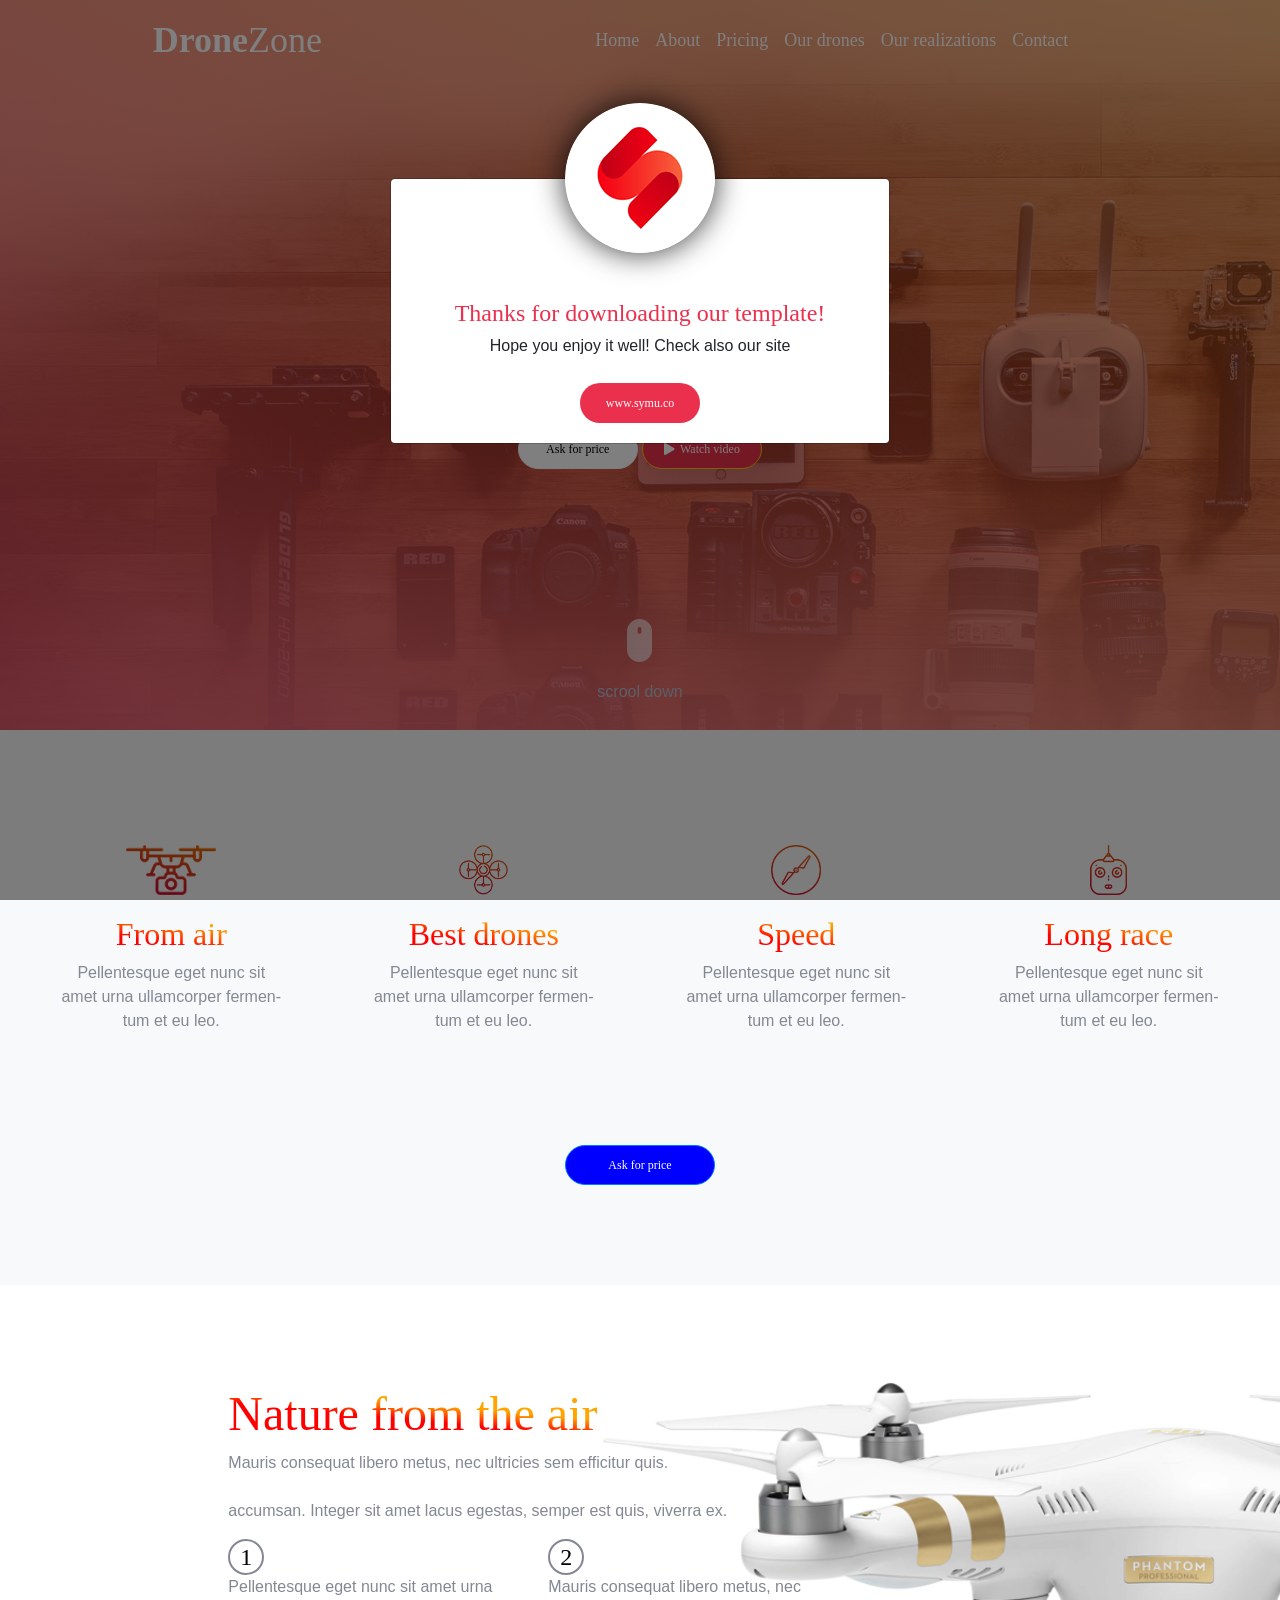
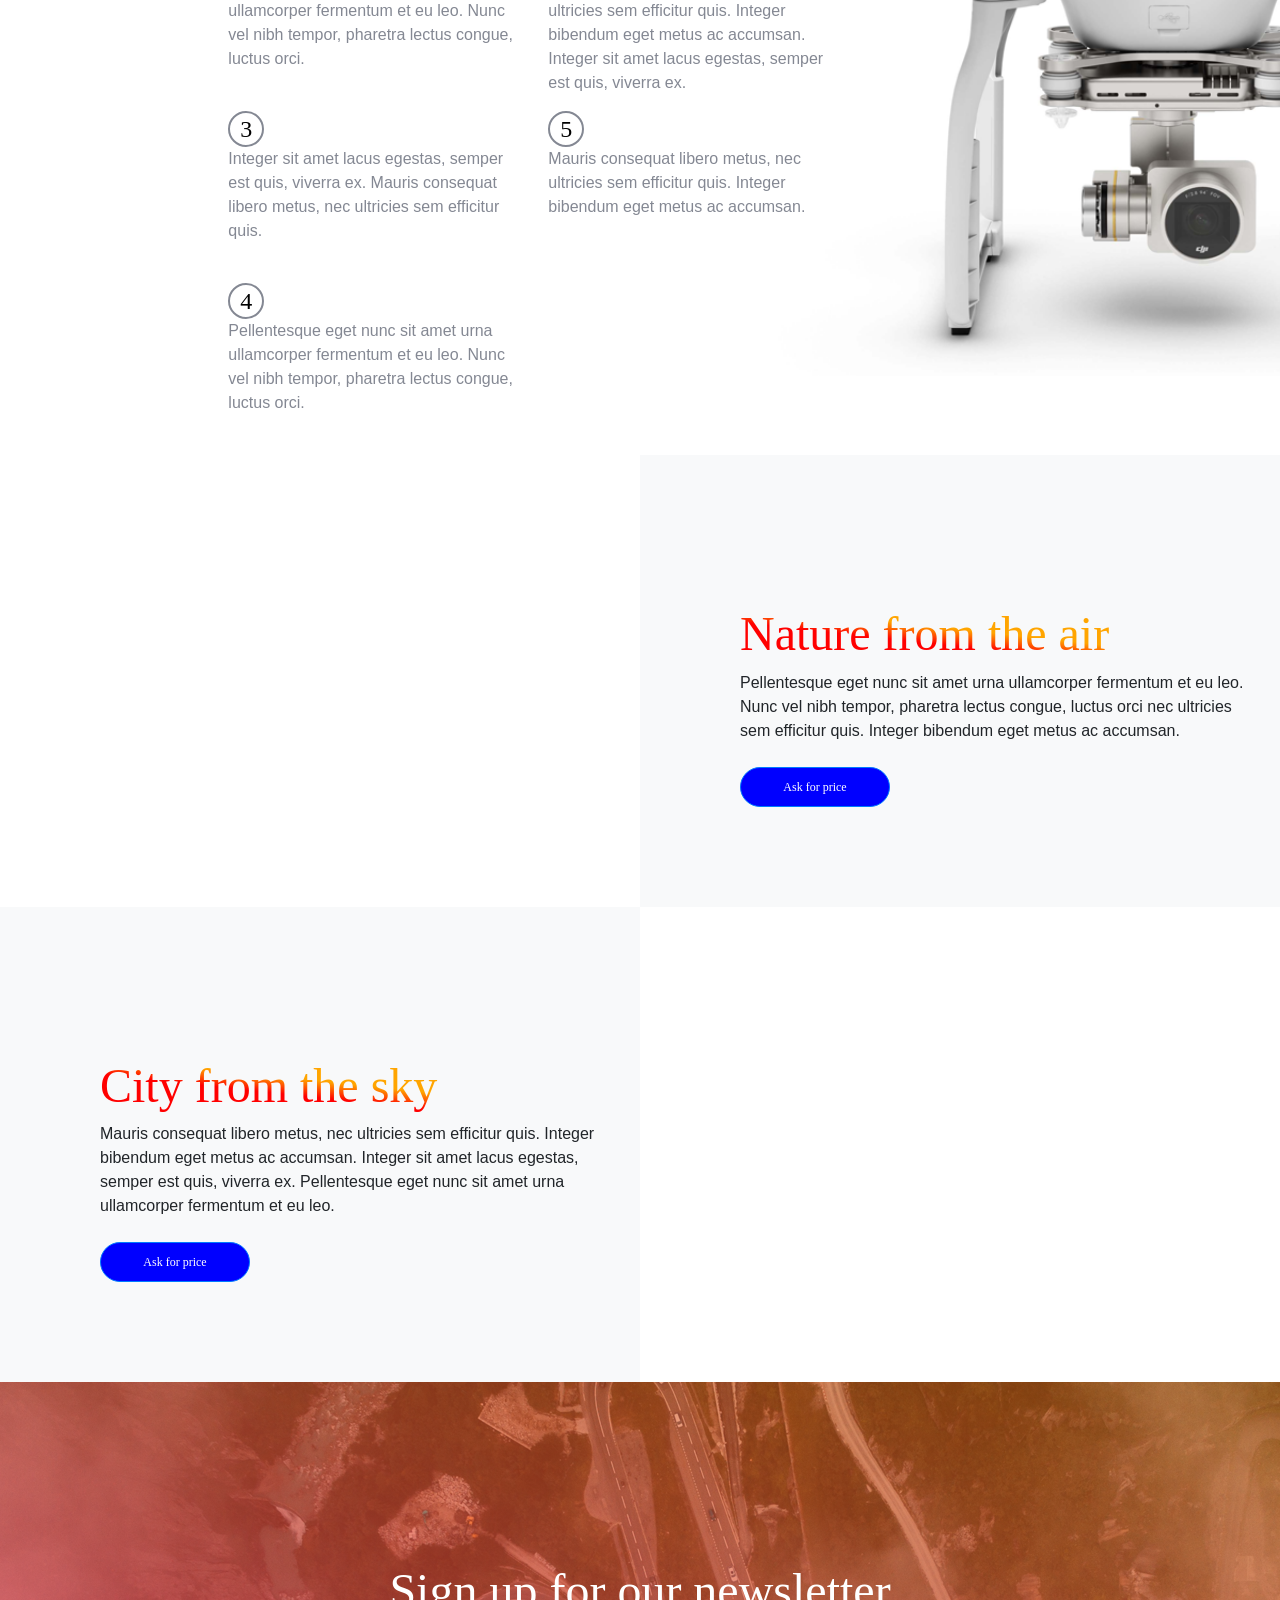
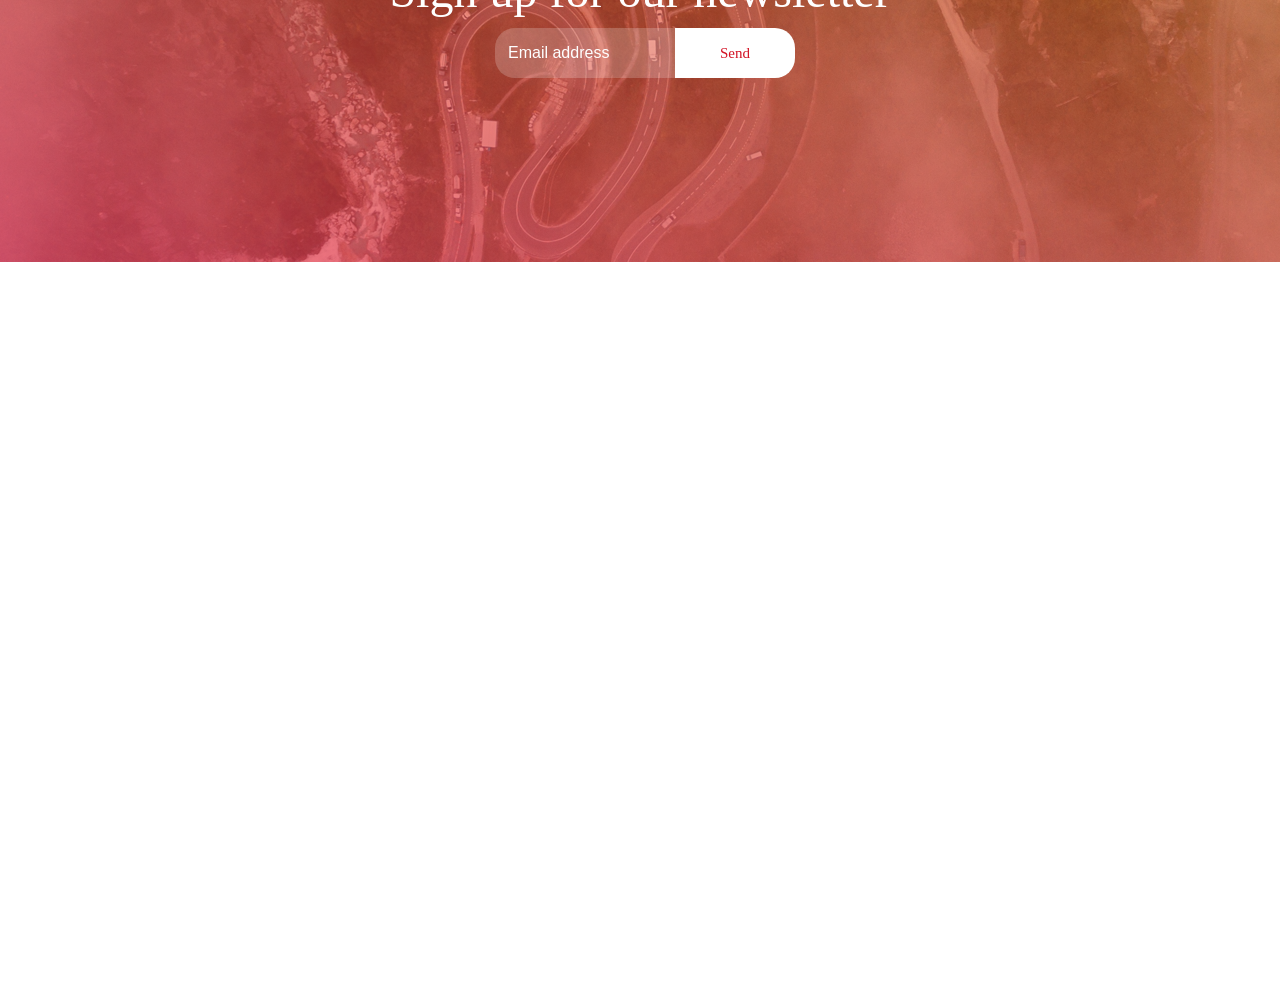
<file: Projects/Drone_Bootstrap/index.html>
<!doctype html>
<html lang="en">
<head>
    <!-- Required meta tags -->
    <meta charset="utf-8">
    <meta content="width=device-width, initial-scale=1, shrink-to-fit=no" name="viewport">

    <!-- Bootstrap CSS -->
    <link href="css/bootstrap.min.css" rel="stylesheet">
    <link href="css/all.min.css" rel="stylesheet">
    <title>Dronezone</title>
</head>

<body>

<!-- Modal Box -->
<section class="bg-img">

    <div class="container-fluid">
        <!-- Header -->
        <div aria-hidden="true" aria-labelledby="myModalLabel" class="modal fade" id="modalLoginAvatar" role="dialog"
             tabindex="-1">
            <div class="modal-dialog cascading-modal modal-avatar modal-md" role="document">
                <!--Content-->
                <div class="rounded-circle img-responsive mx-auto d-block">
                    <img alt="avatar" src="img/logo.png">
                </div>
                <div class="modal-content">
                    <!--Body-->
                    <div class="modal-body text-center mb-1">
                        <h4 class="mt-1 mb-2">Thanks for downloading our template!</h4>
                        <h6 class="mt-1 mb-2">Hope you enjoy it well! Check also our site</h6>

                        <div class="text-center mt-4">
                            <button class="btn mt-1">
                                www.symu.co
                            </button>
                        </div>
                    </div>
                </div>
            </div>
        </div>
        <!-- Navigation -->
        <div class="row">
            <div class="col-lg-10 offset-lg-1">
                <nav class="navbar navbar-expand-lg navbar-light">
                    <a class="col-5 proximanova navbar-brand" href="#" style="font-size:2.25rem;color: white;"><strong>Drone</strong>Zone</a>
                    <span class="navbar-toggler-icon"></span>
                    </button>
                    <div class="col-7 collapse navbar-collapse" id="navbarNav">
                        <ul class="navbar-nav" style="color:white">
                            <li class="nav-item active">
                                <a class="nav-link" href="#">Home<span class="sr-only">(current)</span></a>
                            </li>
                            <li class="nav-item">
                                <a class="nav-link" href="#">About</a>
                            </li>
                            <li class="nav-item">
                                <a class="nav-link" href="#">Pricing</a>
                            </li>
                            <li class="nav-item">
                                <a class="nav-link" href="#">Our drones</a>
                            </li>
                            <li class="nav-item">
                                <a class="nav-link" href="#">Our realizations</a>
                            </li>
                            <li class="nav-item">
                                <a class="nav-link" href="#">Contact</a>
                            </li>
                        </ul>
                    </div>
                </nav>

                <!-- Landing page "'film" content -->
                <section>
                    <div class="film text-center">
                        <h1>Film your event with us!</h1>
                        <p>Pellentesque eget nunc sit amet urna ullamcorper fermentum et eu leo.<br>
                            Nunc vel nibh tempor, pharetra lectus congue, luctus orci.</p>
                        <div class="text-center mt-4">
                            <button class="btn btn-light" type="button">Ask for price</button>
                            <button class="btn btn-outline-warning" type="button"><i class="fa fa-play"></i>Watch video
                            </button>
                        </div>
                        <div class="muis">
                            <img alt="" src="img/muis.png">
                            <p>scrool down</p>
                        </div>
                    </div>
                </section>
            </div>

        </div>
    </div>
</section>

<!-- Section "Drones" content -->

<div class="bg-light">
    <div class="container-fluid">

        <section class="drone">
            <div>
                <img alt="drone" src="img/drone.png">
                <h2>From air</h2>
                <p>Pellentesque eget nunc sit <br> amet urna ullamcorper fermen-<br>tum et eu leo.</p>
            </div>

            <div>
                <img alt="drone" src="img/drone2.png">
                <h2>Best drones</h2>
                <p>Pellentesque eget nunc sit <br> amet urna ullamcorper fermen-<br>tum et eu leo.</p>
            </div>

            <div>
                <img alt="drone" src="img/propeller.png">
                <h2>Speed</h2>
                <p>Pellentesque eget nunc sit <br> amet urna ullamcorper fermen-<br>tum et eu leo.</p>
            </div>

            <div>
                <img alt="drone" src="img/robot.png">
                <h2>Long race</h2>
                <p>Pellentesque eget nunc sit <br> amet urna ullamcorper fermen-<br>tum et eu leo.</p>
            </div>
        </section>

        <div class="text-center mt-4">
            <button class="btn btn-primary" type="button">Ask for price</button>
        </div>
    </div>
</div>

<!-- Section "Nature" content -->

<section class="nature">
    <div class="container-fluid">
        <div class="row">
            <div class="col-4 offset-4 drone3">
                <img alt="drone" src="img/drone3.png">
            </div>
            <div class="col-6 offset-2">
                <h1>Nature from the air</h1>
                <p>Mauris consequat libero metus, nec ultricies sem efficitur quis.<br> <br>
                    accumsan. Integer sit amet lacus egestas, semper est quis, viverra ex.</p>
            </div>

            <div class="col-3 offset-2 list1">
                <div class="numberCircle">1</div>
                <p>Pellentesque eget nunc sit amet urna ullamcorper fermentum et eu leo. Nunc vel nibh
                    tempor, pharetra
                    lectus congue, luctus orci.</p><br>
                <div class="numberCircle">3</div>
                <p>Integer sit amet lacus egestas, semper est quis, viverra ex. Mauris consequat libero metus, nec
                    ultricies sem efficitur quis.</p><br>
                <div class="numberCircle">4</div>
                <p>Pellentesque eget nunc sit amet urna ullamcorper fermentum et eu leo. Nunc vel nibh tempor, pharetra
                    lectus congue, luctus orci.</p><br>
            </div>

            <div class="col-3 list2">
                <div class="numberCircle">2</div>
                <p>Mauris consequat libero metus, nec ultricies sem efficitur quis. Integer bibendum eget metus ac
                    accumsan. Integer sit amet lacus egestas, semper est quis, viverra ex.</p>
                <div class="numberCircle">5</div>
                <p>Mauris consequat libero metus, nec ultricies sem efficitur quis. Integer bibendum eget metus ac
                    accumsan.</p>
            </div>
        </div>
    </div>
</section>

<!-- Section "Video" content -->
<section class="videos">
    <div class="container-fluid">
        <div class="row">
            <div class="video col-6 embed-responsive embed-responsive-16by9">
                <iframe allow="accelerometer; autoplay; encrypted-media; gyroscope; picture-in-picture" allowfullscreen
                        frameborder="0" height="315"
                        src="https://www.youtube.com/embed/QYFYe20qKEU"
                        width="560"></iframe>
            </div>
            <div class="video-text bg-light col-6">
                <h1>Nature from the air</h1>
                <p>Pellentesque eget nunc sit amet urna ullamcorper fermentum et eu leo.
                    Nunc vel nibh tempor, pharetra lectus congue, luctus orci nec ultricies sem efficitur quis.
                    Integer bibendum eget metus ac accumsan.</p>
                <div class="mt-4">
                    <button class="btn btn-primary" type="button">Ask for price</button>
                </div>
            </div>

            <div class="video-text2 bg-light col-6">
                <h1>City from the sky</h1>
                <p>Mauris consequat libero metus, nec ultricies sem efficitur quis. Integer bibendum eget metus ac
                    accumsan.
                    Integer sit amet lacus egestas, semper est quis, viverra ex. Pellentesque eget nunc sit amet urna
                    ullamcorper fermentum et eu leo. </p>
                <div class="mt-4">
                    <button class="btn btn-primary" type="button">Ask for price</button>
                </div>
            </div>
            <div class="video col-6 embed-responsive embed-responsive-16by9">
                <iframe allow="accelerometer; autoplay; encrypted-media; gyroscope; picture-in-picture" allowfullscreen
                        frameborder="0" height="315"
                        src="https://www.youtube.com/embed/7S7smPw9EiE"
                        width="560"></iframe>
            </div>
        </div>
    </div>
</section>

<!-- Section "Footer" content -->

<footer class="bg-image">
    <section class="home-newsletter">
        <div class="container-fluid">
            <div class="row">
                <div class="col-sm-12">
                    <div class="single">
                        <h2>Sign up for our newsletter</h2>
                        <div class="input-group">
                            <input class="form-control" placeholder="Email address" type="email">
                            <span class="input-group-btn">
         <button class="btn btn-theme" type="submit">Send</button>
         </span>
                        </div>
                    </div>
                </div>
            </div>
        </div>
    </section>
</footer>

<!--Google map-->
<div id="map-container-google-1" class="z-depth-1-half map-container" style="height: 500px">
    <iframe src="https://maps.google.com/maps?q=manhatan&t=&z=13&ie=UTF8&iwloc=&output=embed" frameborder="0"
            style="border:0" allowfullscreen></iframe>
</div>

<!--Google Maps-->

<!-- Optional JavaScript -->
<!-- jQuery first, then Popper.js, then Bootstrap JS -->
<script src="js/jquery.min.js"></script>
<script crossorigin="anonymous"
        integrity="sha384-Q6E9RHvbIyZFJoft+2mJbHaEWldlvI9IOYy5n3zV9zzTtmI3UksdQRVvoxMfooAo"
        src="https://cdn.jsdelivr.net/npm/popper.js@1.16.0/dist/umd/popper.min.js"></script>
<script src="js/bootstrap.min.js"></script>
<script src="js/all.min.js"></script>

</body>
</html>
</file>
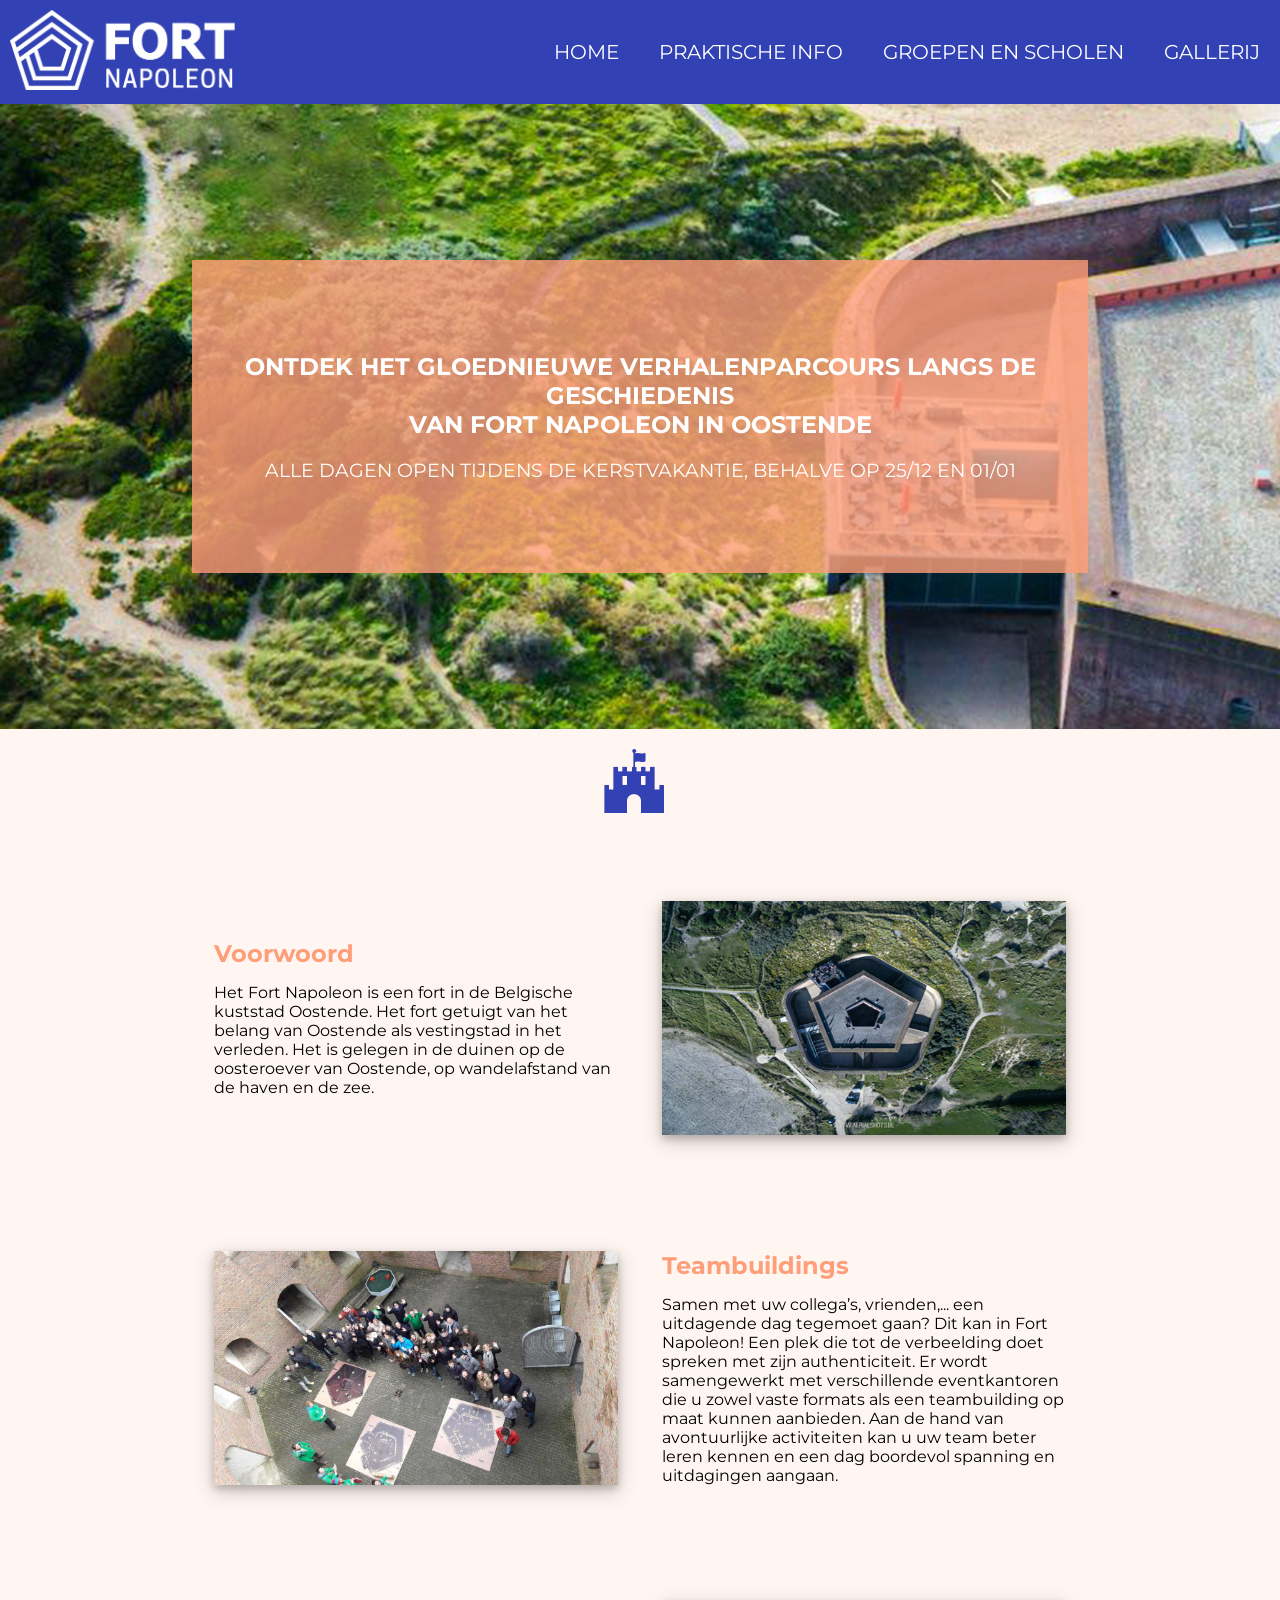
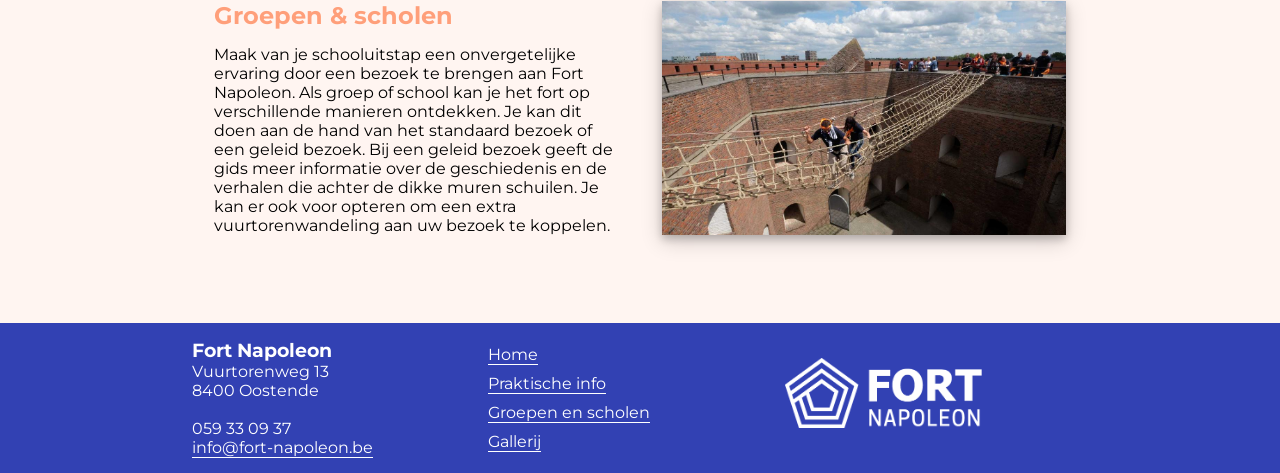
<file: Projects/Fort_Napoleon/index.html>
<!DOCTYPE html>
<html lang="en">

<head>
    <meta charset="UTF-8">
    <meta name="viewport" content="width=device-width, initial-scale=1.0">
    <meta http-equiv="X-UA-Compatible" content="ie=edge">
    <title>Fort Napoleon</title>
    <link rel="stylesheet" href="css/style.css">
    <link href="https://fonts.googleapis.com/css?family=Baskervville|Montserrat&display=swap" rel="stylesheet">
    <link rel="shortcut icon" href="images/favicon.png" type="image/x-icon">
    <link rel="stylesheet" href="https://cdnjs.cloudflare.com/ajax/libs/font-awesome/5.11.2/css/all.min.css" />
</head>

<body>
    <nav>
        <a href="index.html"><img src="images/logo.png" alt=""></a>
        <ul>
            <li><a href="index.html">HOME</a></li>
            <li><a href="praktischeinfo.html">PRAKTISCHE INFO</a></li>
            <li><a href="groepenenscholen.html">GROEPEN EN SCHOLEN</a></li>
            <li><a href="gallerij.html">GALLERIJ</a></li>
        </ul>
    </nav>
    <header>
        <section>
            <h1>Ontdek het gloednieuwe verhalenparcours langs de geschiedenis<br> van Fort Napoleon in Oostende</h1><br>
            <p>Alle dagen open tijdens de kerstvakantie, behalve op 25/12 en 01/01</p>
        </section>
    </header>

    <section class="icon">
        <i class="fab fa-fort-awesome fa-4x"></i>
    </section>

    <main class="home">
        <section class="content">
            <div>
                <h2>Voorwoord</h2>
                <p>Het Fort Napoleon is een fort in de Belgische kuststad Oostende. Het fort getuigt van het belang van Oostende als vestingstad in het verleden. Het is gelegen in de duinen op de oosteroever van Oostende, op wandelafstand van de haven en
                    de zee.</p>
            </div>
        </section>
        <section>
            <div class="img">
                <img src="images/arial_shot.jpg" alt="">
            </div>
        </section>
        <section>
            <div class="img">
                <img src="images/afbeelding2.jpg" alt="">
            </div>
        </section>
        <section class="content">
            <div>
                <h2>Teambuildings</h2>
                <p>Samen met uw collega’s, vrienden,... een uitdagende dag tegemoet gaan? Dit kan in Fort Napoleon! Een plek die tot de verbeelding doet spreken met zijn authenticiteit. Er wordt samengewerkt met verschillende eventkantoren die u zowel vaste
                    formats als een teambuilding op maat kunnen aanbieden. Aan de hand van avontuurlijke activiteiten kan u uw team beter leren kennen en een dag boordevol spanning en uitdagingen aangaan.</p>
            </div>
        </section>
        <section class="content">
            <div>
                <h2>Groepen & scholen</h2>
                <p>Maak van je schooluitstap een onvergetelijke ervaring door een bezoek te brengen aan Fort Napoleon. Als groep of school kan je het fort op verschillende manieren ontdekken. Je kan dit doen aan de hand van het standaard bezoek of een geleid
                    bezoek. Bij een geleid bezoek geeft de gids meer informatie over de geschiedenis en de verhalen die achter de dikke muren schuilen. Je kan er ook voor opteren om een extra vuurtorenwandeling aan uw bezoek te koppelen.</p>
            </div>
        </section>
        <section>
            <div class="img">
                <img src="images/afbeelding3.jpg" alt="">
            </div>
        </section>
    </main>
    <footer>
        <div>
            <section id="info">
                <ul>
                    <h3>Fort Napoleon</h3>
                    <li>Vuurtorenweg 13</li>
                    <li>8400 Oostende</li><br>
                    <li>059 33 09 37</li>
                    <li><a href="mailto:info@fort-napoleon.be">info@fort-napoleon.be</a></li>
                </ul>
            </section>
            <section id="nav">
                <ul>
                    <li><a href="index.html">Home</a></li>
                    <li><a href="praktischeinfo.html">Praktische info</a></li>
                    <li><a href="groepenenscholen.html">Groepen en scholen</a></li>
                    <li><a href="gallerij.html">Gallerij</a></li>
                </ul>
            </section>

            <a href="index.html"><img src="images/logo.png" alt="Napoleon"></a>
        </div>
    </footer>
</body>

</html>
</file>
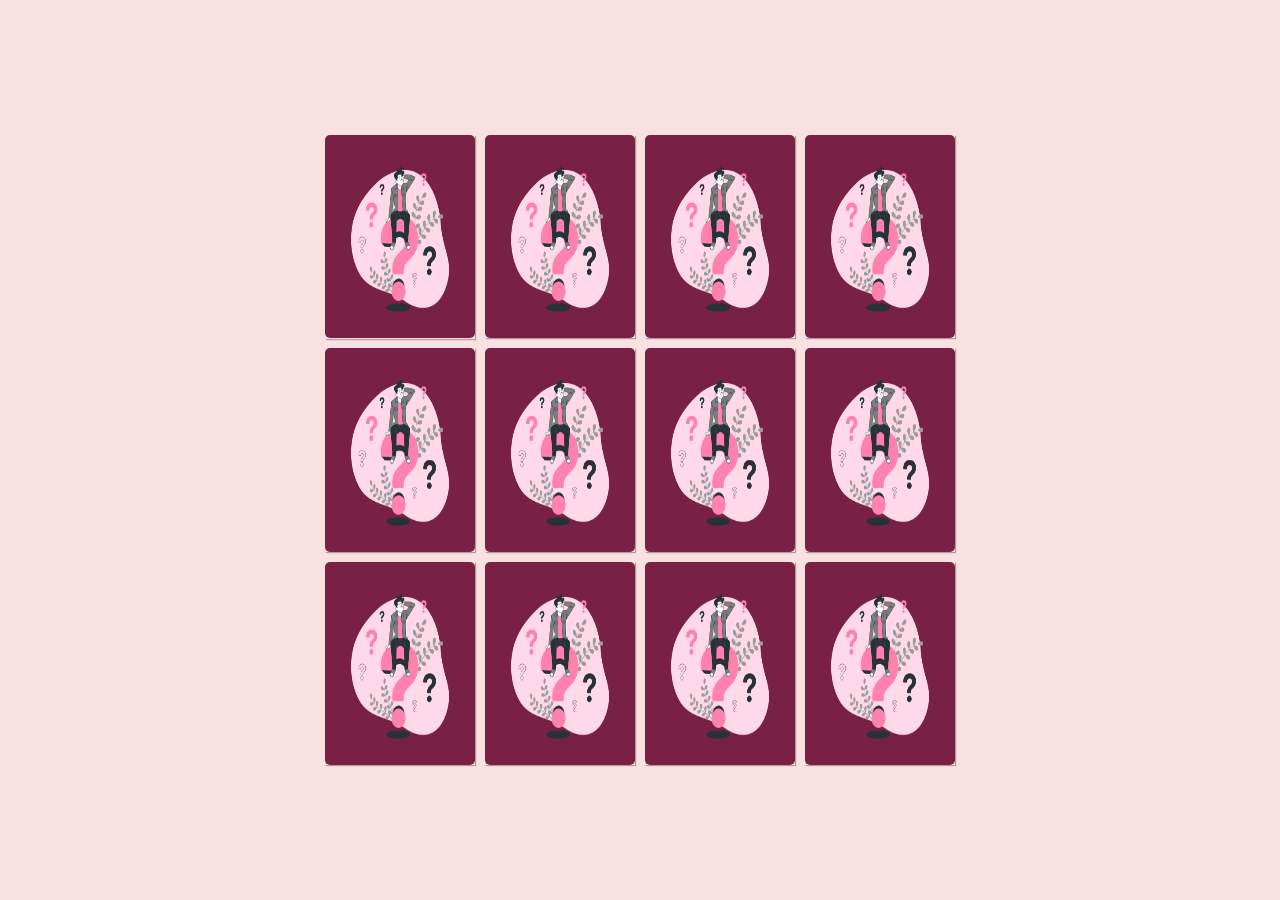
<file: Projects/MemoryGame/index.html>
<!DOCTYPE html>
<html lang="en">

<head>
    <meta charset="UTF-8">

    <title>Memory Game</title>

    <link rel="stylesheet" href="css/styles.css">
</head>

<body>
    <section class="memory-game">
        <div class="memory-card" data-framework="SailorMoon">
            <img class="front-face" src="../MemoryGame/img/SailorMoon.jpg" alt="Sailor Moon" />
            <img class="back-face" src="../MemoryGame/img/Questions-bro.png" alt="Questions-bro" />
        </div>
        <div class="memory-card" data-framework="SailorMoon">
            <img class="front-face" src="../MemoryGame/img/SailorMoon.jpg" alt="Sailor Moon" />
            <img class="back-face" src="../MemoryGame/img/Questions-bro.png" alt="Questions-bro" />
        </div>

        <div class="memory-card" data-framework="SailorMercur">
            <img class="front-face" src="../MemoryGame/img/SailorMercur.jpg" alt="SailorMercur" />
            <img class="back-face" src="../MemoryGame/img/Questions-bro.png" alt="Questions-bro" />
        </div>
        <div class="memory-card" data-framework="SailorMercur">
            <img class="front-face" src="../MemoryGame/img/SailorMercur.jpg" alt="SailorMercur" />
            <img class="back-face" src="../MemoryGame/img/Questions-bro.png" alt="Questions-bro" />
        </div>


        <div class="memory-card" data-framework="SailorJupiter">
            <img class="front-face" src="../MemoryGame/img/SailorJupiter.jpg" alt="SailorJupiter" />
            <img class="back-face" src="../MemoryGame/img/Questions-bro.png" alt="Questions-bro" />
        </div>
        <div class="memory-card" data-framework="SailorJupiter">
            <img class="front-face" src="../MemoryGame/img/SailorJupiter.jpg" alt="SailorJupiter" />
            <img class="back-face" src="../MemoryGame/img/Questions-bro.png" alt="Questions-bro" />
        </div>

        <div class="memory-card" data-framework="SailorMars">
            <img class="front-face" src="../MemoryGame/img/SailorMars.jpg" alt="SailorMars" />
            <img class="back-face" src="../MemoryGame/img/Questions-bro.png" alt="Questions-bro" />
        </div>
        <div class="memory-card" data-framework="SailorMars">
            <img class="front-face" src="../MemoryGame/img/SailorMars.jpg" alt="SailorMars" />
            <img class="back-face" src="../MemoryGame/img/Questions-bro.png" alt="Questions-bro" />
        </div>

        <div class="memory-card" data-framework="SailorVenus">
            <img class="front-face" src="../MemoryGame/img/SailorVenus.jpg" alt="SailorVenus" />
            <img class="back-face" src="../MemoryGame/img/Questions-bro.png" alt="Questions-bro" />
        </div>
        <div class="memory-card" data-framework="SailorVenus">
            <img class="front-face" src="../MemoryGame/img/SailorVenus.jpg" alt="SailorVenus" />
            <img class="back-face" src="../MemoryGame/img/Questions-bro.png" alt="Questions-bro" />
        </div>

        <div class="memory-card" data-framework="SailorChibiusa">
            <img class="front-face" src="../MemoryGame/img/SailorChibiusa.jpg" alt="SailorChibiusa" />
            <img class="back-face" src="../MemoryGame/img/Questions-bro.png" alt="Questions-bro" />
        </div>
        <div class="memory-card" data-framework="SailorChibiusa">
            <img class="front-face" src="../MemoryGame/img/SailorChibiusa.jpg" alt="SailorChibiusa" />
            <img class="back-face" src="../MemoryGame/img/Questions-bro.png" alt="Questions-bro" />
        </div>


        <script src="script/script.js"></script>
    </section>
</body>

</html>
</file>
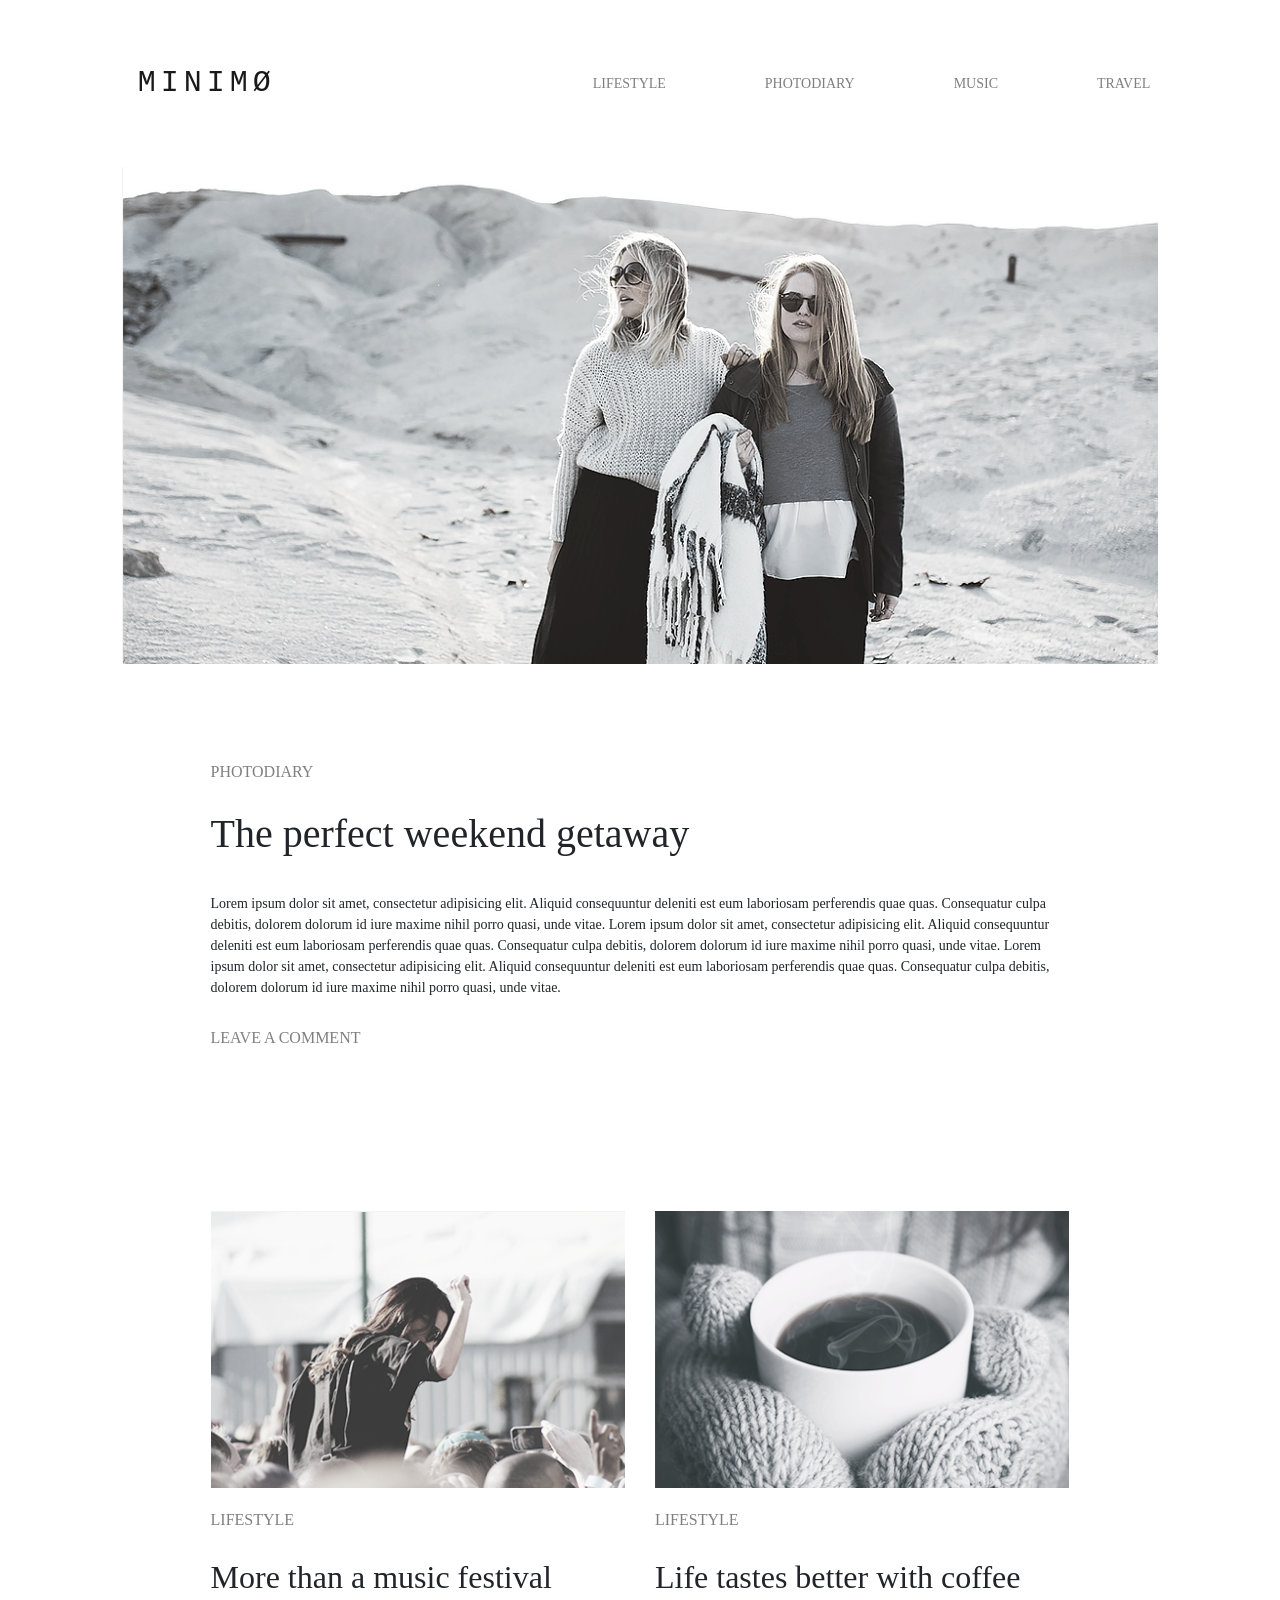
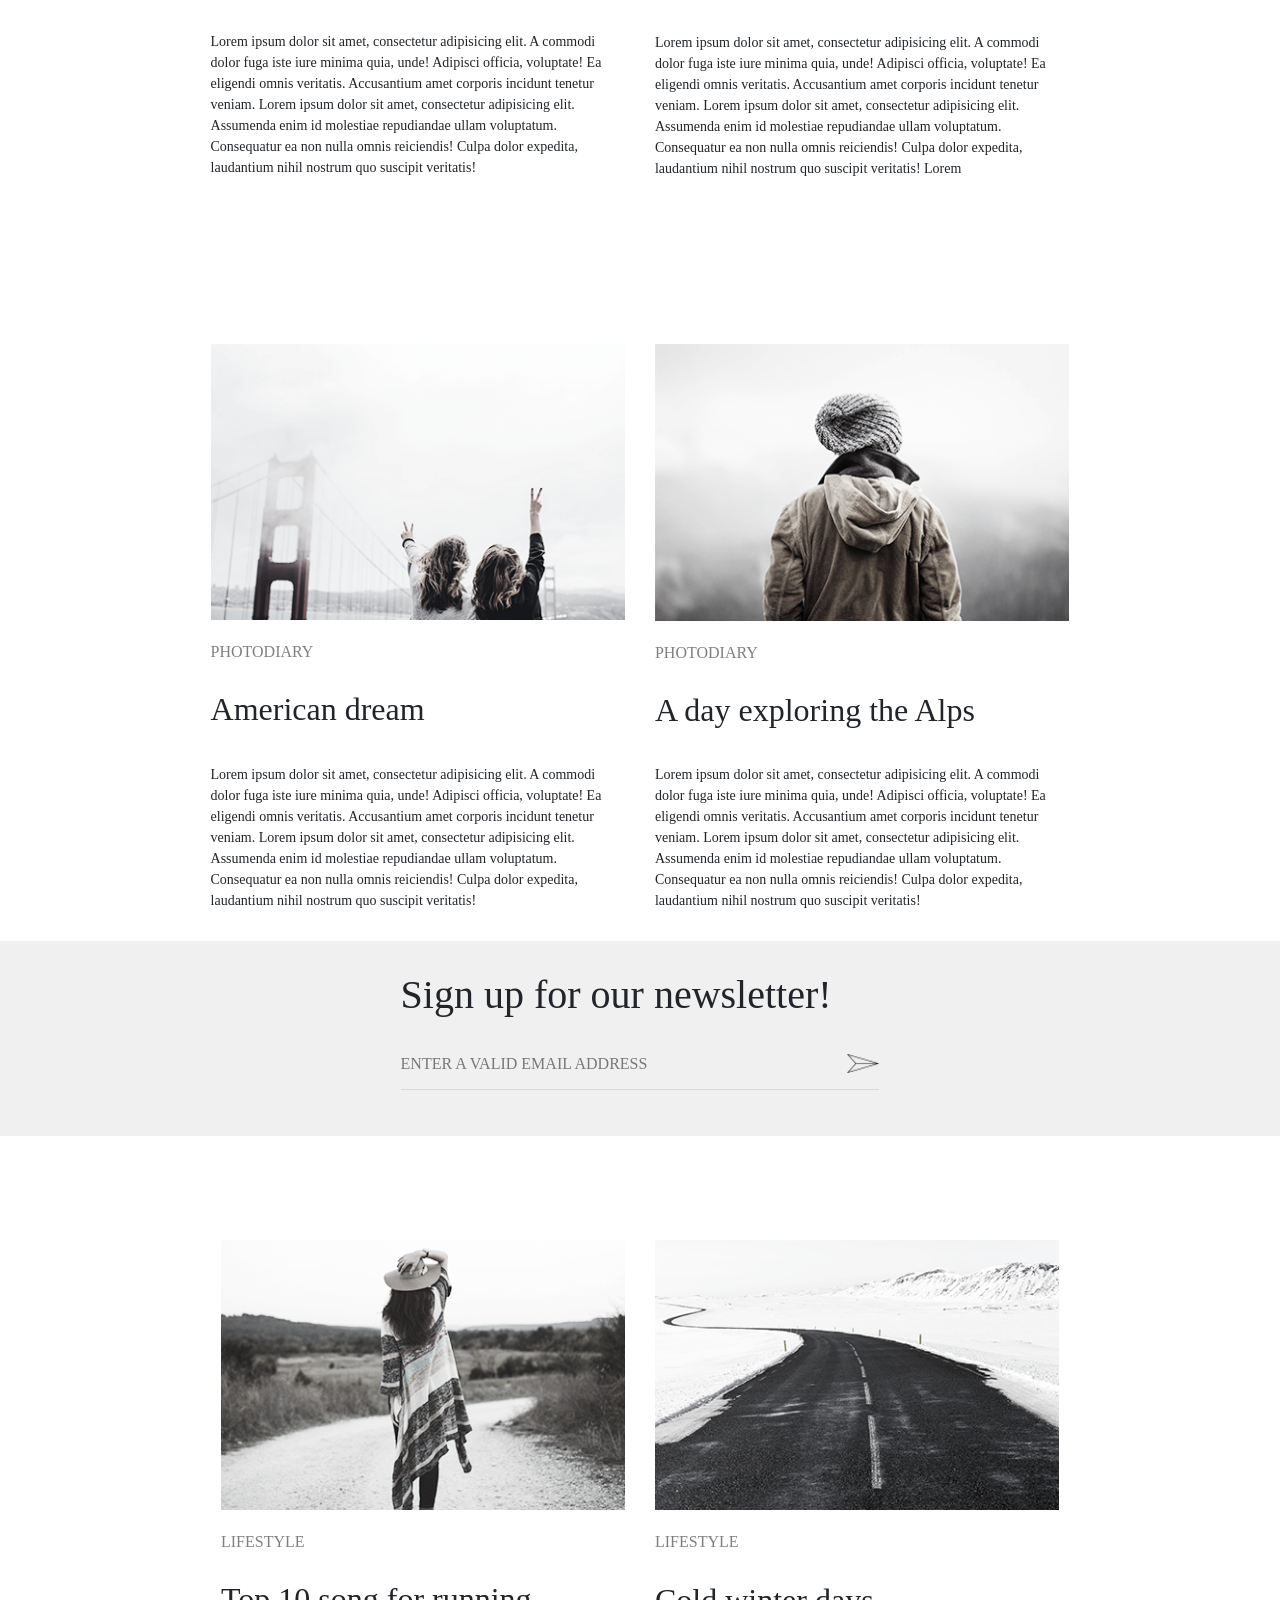
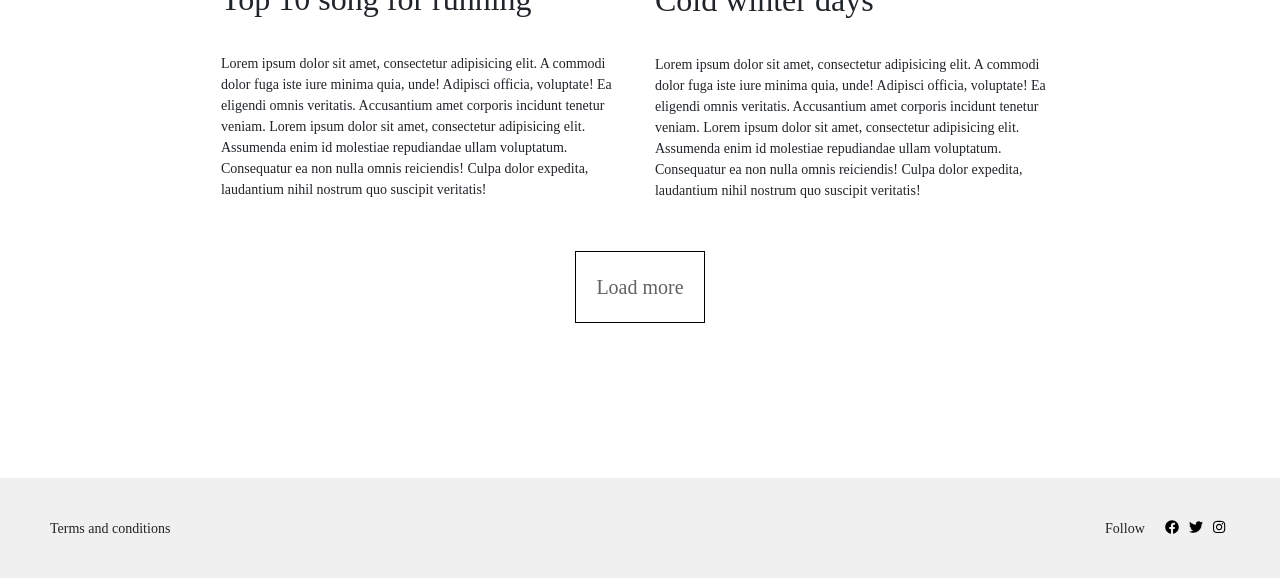
<file: Projects/MINIMO/index.html>
<!doctype html>
<html lang="en">
<head>
    <!-- Required meta tags -->
    <meta charset="utf-8">
    <meta content="width=device-width, initial-scale=1, shrink-to-fit=no" name="viewport">

    <!-- Bootstrap CSS -->
    <link href="css/bootstrap.min.css" rel="stylesheet">
    <link href="css/all.min.css" rel="stylesheet">
    <title>Minimo</title>
</head>
<body>
<div class="container-fluid">
    <div class="row">
        <div class="col-lg-10 offset-lg-1">
            <nav class="row navbar navbar-expand-lg navbar-light my-5">
                <!-- Title -->
                <a class="col-5 navbar-brand inconsolata font-size-2" href="#">MINIMØ</a>
                <!-- Hamburger Menu -->
                <button aria-controls="navbarSupportedContent" aria-expanded="false" aria-label="Toggle navigation"
                        class="navbar-toggler" data-target="#navbarSupportedContent"
                        data-toggle="collapse" type="button">
                    <span class="navbar-toggler-icon"></span>
                </button>
                <!-- Menu -->
                <div class="col-7 collapse navbar-collapse playfair" id="navbarSupportedContent">
                    <ul class="navbar-nav mr-auto w-100 d-flex justify-content-between">
                        <li class="nav-item">
                            <a class="nav-link" href="index.html">LIFESTYLE</a>
                        </li>
                        <li class="nav-item">
                            <a class="nav-link" href="photodiary.html">PHOTODIARY</a>
                        </li>
                        <li class="nav-item">
                            <a class="nav-link" href="#">MUSIC</a>
                        </li>
                        <li class="nav-item">
                            <a class="nav-link" href="#">TRAVEL</a>
                        </li>
                    </ul>
                </div>
            </nav>

            <!-- First section left -->
            <section class="section1">
                <div class="row">
                    <div class="col-12" id="banner">
                        <img alt="" class="d-block w-100" src="JPG/home.png">
                    </div>
                    <div class="col-md-10 offset-md-1">
                        <h6>photodiary</h6>
                        <h1>The perfect weekend getaway</h1>
                        <p>Lorem ipsum dolor sit amet, consectetur adipisicing elit. Aliquid consequuntur deleniti est
                            eum laboriosam perferendis quae quas. Consequatur culpa debitis, dolorem dolorum id iure
                            maxime nihil porro quasi, unde vitae. Lorem ipsum dolor sit amet, consectetur adipisicing
                            elit. Aliquid consequuntur deleniti est eum laboriosam perferendis quae quas. Consequatur
                            culpa debitis, dolorem dolorum id iure maxime nihil porro quasi, unde vitae. Lorem ipsum
                            dolor sit amet, consectetur adipisicing elit. Aliquid consequuntur deleniti est eum
                            laboriosam perferendis quae quas. Consequatur culpa debitis, dolorem dolorum id iure maxime
                            nihil porro quasi, unde vitae.</p>
                        <h6>leave a comment</h6>
                    </div>
                </div>
            </section>

            <!-- First section  -->
            <section class="section1">
                <div class="row">
                    <div class="col-md-5 offset-md-1">
                        <div class="photo">
                            <img alt="" class="d-block w-100" src="JPG/image2.png">
                        </div>
                        <h6>lifestyle</h6>
                        <h2>More than a music festival</h2>
                        <p>Lorem ipsum dolor sit amet, consectetur adipisicing elit. A commodi dolor fuga iste iure
                            minima quia, unde! Adipisci officia, voluptate! Ea eligendi omnis veritatis. Accusantium
                            amet corporis incidunt tenetur veniam. Lorem ipsum dolor sit amet, consectetur adipisicing
                            elit. Assumenda enim id molestiae repudiandae ullam voluptatum. Consequatur ea non nulla
                            omnis reiciendis! Culpa dolor expedita, laudantium nihil nostrum quo suscipit veritatis!</p>
                    </div>
                    <div class="col-md-5">
                        <div class="photo">
                            <img alt="" class="d-block w-100" src="JPG/image3.png">
                        </div>
                        <h6>lifestyle</h6>
                        <h2>Life tastes better with coffee</h2>
                        <p>Lorem ipsum dolor sit amet, consectetur adipisicing elit. A commodi dolor fuga iste iure
                            minima quia, unde! Adipisci officia, voluptate! Ea eligendi omnis veritatis. Accusantium
                            amet corporis incidunt tenetur veniam. Lorem ipsum dolor sit amet, consectetur adipisicing
                            elit. Assumenda enim id molestiae repudiandae ullam voluptatum. Consequatur ea non nulla
                            omnis reiciendis! Culpa dolor expedita, laudantium nihil nostrum quo suscipit veritatis!
                            Lorem</p>
                    </div>
                </div>
            </section>

            <!-- Second section  -->

            <section class="section2">
                <div class="row">
                    <div class="col-md-5 offset-md-1">
                        <div class="photo">
                            <img alt="" class="d-block w-100" src="JPG/image4.png">
                        </div>
                        <h6>photodiary</h6>
                        <h2>American dream</h2>
                        <p>Lorem ipsum dolor sit amet, consectetur adipisicing elit. A commodi dolor fuga iste iure
                            minima quia, unde! Adipisci officia, voluptate! Ea eligendi omnis veritatis. Accusantium
                            amet corporis incidunt tenetur veniam. Lorem ipsum dolor sit amet, consectetur adipisicing
                            elit. Assumenda enim id molestiae repudiandae ullam voluptatum. Consequatur ea non nulla
                            omnis reiciendis! Culpa dolor expedita, laudantium nihil nostrum quo suscipit veritatis!</p>
                    </div>
                    <div class="col-md-5">
                        <div class="photo">
                            <img alt="" class="d-block w-100" src="JPG/image5.png">
                        </div>
                        <h6>photodiary</h6>
                        <h2>A day exploring the Alps</h2>
                        <p>Lorem ipsum dolor sit amet, consectetur adipisicing elit. A commodi dolor fuga iste iure
                            minima quia, unde! Adipisci officia, voluptate! Ea eligendi omnis veritatis. Accusantium
                            amet corporis incidunt tenetur veniam. Lorem ipsum dolor sit amet, consectetur adipisicing
                            elit. Assumenda enim id molestiae repudiandae ullam voluptatum. Consequatur ea non nulla
                            omnis reiciendis! Culpa dolor expedita, laudantium nihil nostrum quo suscipit veritatis!</p>
                    </div>
                </div>
            </section>
        </div>
    </div>

    <!-- Newsletter section -->
    <section class="newsletter row">
        <div class="col-xs-12">
            <h1>Sign up for our newsletter!</h1>
            <div class="flexbox">
                <h6>Enter a valid email address</h6>
                <img alt="" class="img-fluid" src="JPG/send%20icon.png">
            </div>
            <hr>
        </div>
    </section>

    <!-- Second section left -->
    <div class="col-lg-10 offset-lg-1">
        <section class="section1">
            <div class="row">
                <div class="col-md-5 offset-md-1">
                    <div class="photo">
                        <img alt="" class="d-block w-100" src="JPG/image6.png">
                    </div>
                    <h6>lifestyle</h6>
                    <h2>Top 10 song for running</h2>
                    <p>Lorem ipsum dolor sit amet, consectetur adipisicing elit. A commodi dolor fuga iste iure minima
                        quia, unde! Adipisci officia, voluptate! Ea eligendi omnis veritatis. Accusantium amet corporis
                        incidunt tenetur veniam. Lorem ipsum dolor sit amet, consectetur adipisicing elit. Assumenda
                        enim id molestiae repudiandae ullam voluptatum. Consequatur ea non nulla omnis reiciendis! Culpa
                        dolor expedita, laudantium nihil nostrum quo suscipit veritatis!</p>
                </div>
                <div class="col-md-5">
                    <div class="photo">
                        <img alt="" class="d-block w-100" src="JPG/image7.png">
                    </div>
                    <h6>lifestyle</h6>
                    <h2>Cold winter days</h2>
                    <p>Lorem ipsum dolor sit amet, consectetur adipisicing elit. A commodi dolor fuga iste iure minima
                        quia, unde! Adipisci officia, voluptate! Ea eligendi omnis veritatis. Accusantium amet corporis
                        incidunt tenetur veniam. Lorem ipsum dolor sit amet, consectetur adipisicing elit. Assumenda
                        enim id molestiae repudiandae ullam voluptatum. Consequatur ea non nulla omnis reiciendis! Culpa
                        dolor expedita, laudantium nihil nostrum quo suscipit veritatis!</p>
                </div>
            </div>

            <!-- Button section  -->

            <div class="col-12 more">
                <a href="">Load more</a>
            </div>
        </section>
    </div>
</div>

<!-- Footer section  -->

<footer class="d-flex align-items-center">
    <p class="flex-grow-1">Terms and conditions</p>
    <div class="d-flex align-items-left" id="social"></div>
    <p>Follow</p>
    <a href=""><i class="fab fa-facebook"></i></a>
    <a href=""><i class="fab fa-twitter"></i></a>
    <a href=""><i class="fab fa-instagram"></i></a>
</footer>

<!-- Optional JavaScript -->
<!-- jQuery first, then Popper.js, then Bootstrap JS -->
<script src="js/jquery.min.js"></script>
<script crossorigin="anonymous"
        integrity="sha384-Q6E9RHvbIyZFJoft+2mJbHaEWldlvI9IOYy5n3zV9zzTtmI3UksdQRVvoxMfooAo"
        src="https://cdn.jsdelivr.net/npm/popper.js@1.16.0/dist/umd/popper.min.js"></script>
<script src="js/bootstrap.min.js"></script>
<script src="js/all.min.js"></script>
</body>
</html>
</file>
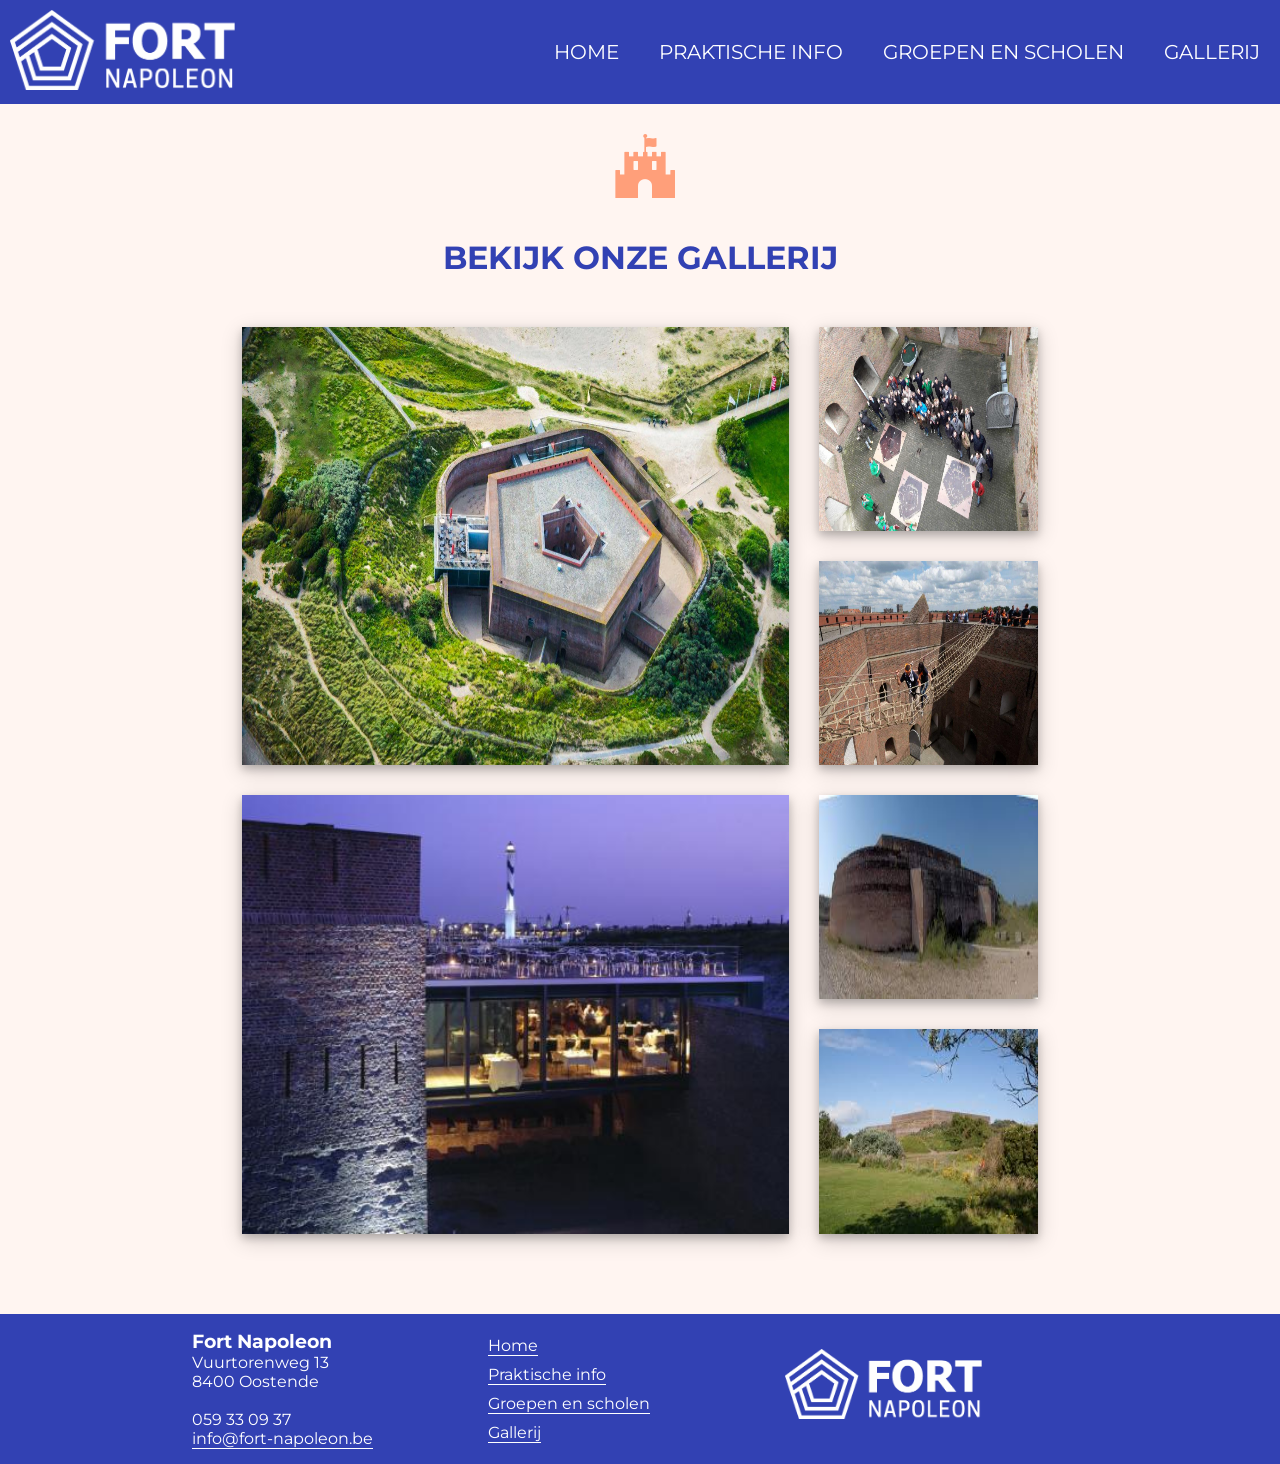
<file: Projects/Fort_Napoleon/gallerij.html>
<!DOCTYPE html>
<html lang="nl">

<head>
    <meta charset="UTF-8">
    <meta name="viewport" content="width=device-width, initial-scale=1.0">
    <meta http-equiv="X-UA-Compatible" content="ie=edge">
    <title>Fort Napoleon</title>
    <link href="https://fonts.googleapis.com/css?family=Baskervville|Montserrat&display=swap" rel="stylesheet">
    <link rel="shortcut icon" href="images/favicon.png" type="image/png">
    <link rel="stylesheet" href="css/grid.css">
    <link rel="stylesheet" href="css/style.css">
    <link rel="stylesheet" href="https://cdnjs.cloudflare.com/ajax/libs/font-awesome/5.11.2/css/all.min.css" />
    <link href="css/lightbox.css" rel="stylesheet" />
</head>

<body>
    <nav>
        <a href="index.html"><img src="images/logo.png" alt="Fort Napoleon"></a>
        <ul>
            <li><a href="index.html">HOME</a></li>
            <li><a href="praktischeinfo.html">PRAKTISCHE INFO</a></li>
            <li><a href="groepenenscholen.html">GROEPEN EN SCHOLEN</a></li>
            <li><a href="gallerij.html">GALLERIJ</a></li>
        </ul>
    </nav>
    <main class="main">
        <i class="fab fa-fort-awesome fa-4x"></i>
        <h1>Bekijk onze gallerij</h1>

        <div class="grid">
            <div class="big1">
                <a href="images/afbeelding1.jpg" data-lightbox="gallery"><img src="images/afbeelding1.jpg" alt=""></a>
            </div>
            <div class="small1">
                <a href="images/afbeelding2.jpg" data-lightbox="gallery"><img src="images/afbeelding2.jpg" alt=""></a>
            </div>
            <div class="small2">
                <a href="images/afbeelding3.jpg" data-lightbox="gallery"><img src="images/afbeelding3.jpg" alt=""></a>
            </div>
            <div class="big2">
                <a href="images/afbeelding4.jpg" data-lightbox="gallery"><img src="images/afbeelding4.jpg" alt=""></a>
            </div>
            <div class="small3">
                <a href="images/afbeelding5.jpg" data-lightbox="gallery"><img src="images/afbeelding5.jpg" alt=""></a>
            </div>
            <div class="small4">
                <a href="images/afbeelding6.jpg" data-lightbox="gallery"><img src="images/afbeelding6.jpg" alt=""></a>
            </div>
        </div>

        <script src="js/lightbox-plus-jquery.js"></script>
    </main>
    <footer>
        <div>
            <section id="info">
                <ul>
                    <h3>Fort Napoleon</h3>
                    <li>Vuurtorenweg 13</li>
                    <li>8400 Oostende</li><br>
                    <li>059 33 09 37</li>
                    <li><a href="mailto:info@fort-napoleon.be">info@fort-napoleon.be</a></li>
                </ul>
            </section>
            <section id="nav">
                <ul>
                    <li><a href="index.html">Home</a></li>
                    <li><a href="praktischeinfo.html">Praktische info</a></li>
                    <li><a href="groepenenscholen.html">Groepen en scholen</a></li>
                    <li><a href="gallerij.html">Gallerij</a></li>
                </ul>
            </section>

            <a href="index.html"><img src="images/logo.png" alt="Napoleon"></a>
        </div>
    </footer>
</body>

</html>
</file>
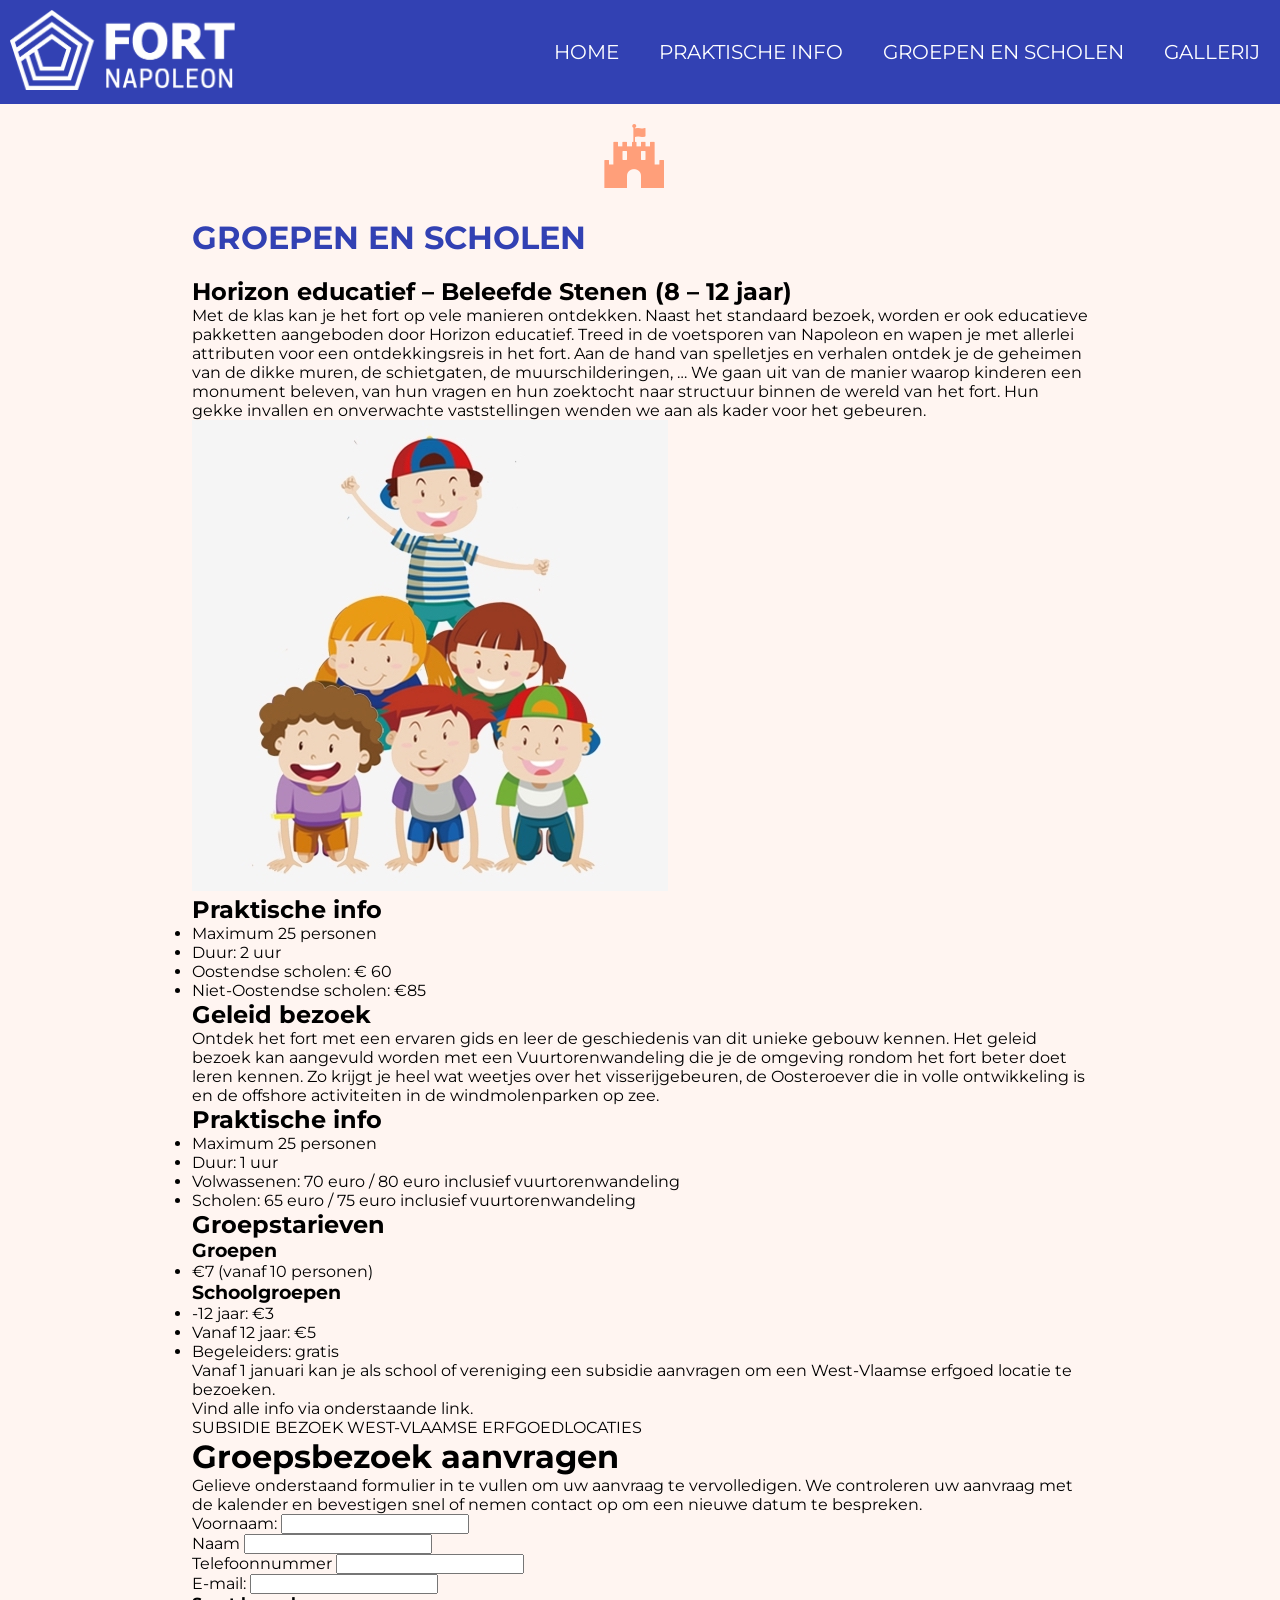
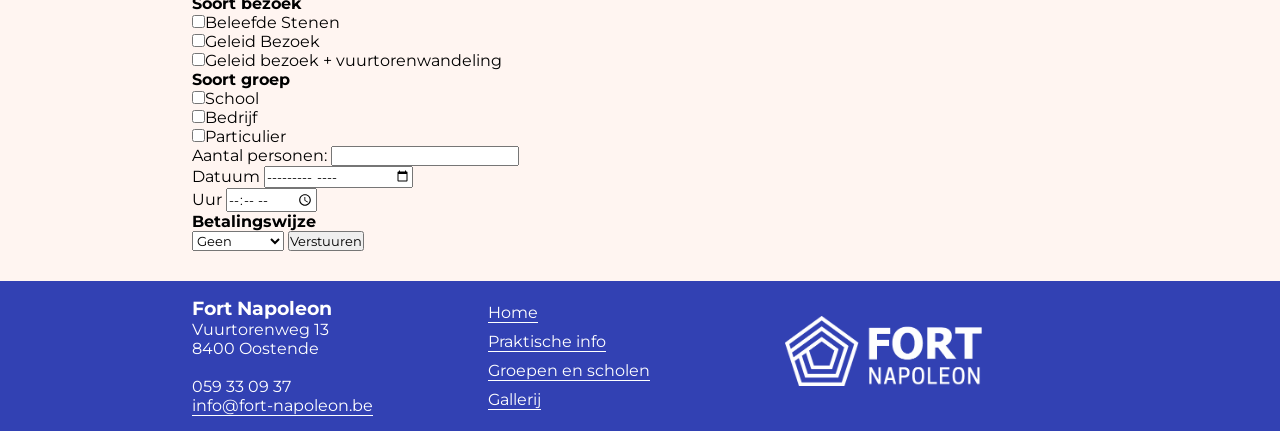
<file: Projects/Fort_Napoleon/groepenenscholen.html>
<!DOCTYPE html>
<html lang="nl">

<head>
    <meta charset="UTF-8">
    <meta name="viewport" content="width=device-width, initial-scale=1.0">
    <meta http-equiv="X-UA-Compatible" content="ie=edge">
    <title>Groepen en scholen</title>
    <link rel="stylesheet" href="css/style.css">
    <link href="https://fonts.googleapis.com/css?family=Baskervville|Montserrat&display=swap" rel="stylesheet">
    <link rel="shortcut icon" href="images/favicon.png" type="image/x-icon">
    <link rel="stylesheet" href="https://cdnjs.cloudflare.com/ajax/libs/font-awesome/5.11.2/css/all.min.css" />
</head>

<body>
    <nav>
        <a href="index.html"><img src="images/logo.png" alt=""></a>
        <ul>
            <li><a href="index.html">HOME</a></li>
            <li><a href="praktischeinfo.html">PRAKTISCHE INFO</a></li>
            <li><a href="groepenenscholen.html">GROEPEN EN SCHOLEN</a></li>
            <li><a href="gallerij.html">GALLERIJ</a></li>
        </ul>
    </nav>

    <section class="icon2">
        <i class="fab fa-fort-awesome fa-4x"></i>
    </section>

    <main class="groepenEnScholen">
        <article>
            <h1>Groepen en scholen</h1>
        </article>

        <section class="content">
            <h2>Horizon educatief – Beleefde Stenen (8 – 12 jaar)</h2>
            <p>Met de klas kan je het fort op vele manieren ontdekken. Naast het standaard bezoek, worden er ook educatieve pakketten aangeboden door Horizon educatief. Treed in de voetsporen van Napoleon en wapen je met allerlei attributen voor een ontdekkingsreis
                in het fort. Aan de hand van spelletjes en verhalen ontdek je de geheimen van de dikke muren, de schietgaten, de muurschilderingen, … We gaan uit van de manier waarop kinderen een monument beleven, van hun vragen en hun zoektocht naar
                structuur binnen de wereld van het fort. Hun gekke invallen en onverwachte vaststellingen wenden we aan als kader voor het gebeuren.</p>
        </section>
        <section>
            <div class="img">
                <img src="images/kids.jpg" alt="">
            </div>
        </section>

        <article>
            <h2>Praktische info</h2>
            <ul>
                <li>Maximum 25 personen</li>
                <li> Duur: 2 uur</li>
                <li> Oostendse scholen: € 60</li>
                <li> Niet-Oostendse scholen: €85</li>
            </ul>
        </article>

        <article>
            <h2>Geleid bezoek</h2>
            <p>Ontdek het fort met een ervaren gids en leer de geschiedenis van dit unieke gebouw kennen. Het geleid bezoek kan aangevuld worden met een Vuurtorenwandeling die je de omgeving rondom het fort beter doet leren kennen. Zo krijgt je heel wat
                weetjes over het visserijgebeuren, de Oosteroever die in volle ontwikkeling is en de offshore activiteiten in de windmolenparken op zee. </p>
        </article>

        <article>
            <h2>Praktische info</h2>
            <ul>
                <li>Maximum 25 personen</li>
                <li> Duur: 1 uur</li>
                <li> Volwassenen: 70 euro / 80 euro inclusief vuurtorenwandeling</li>
                <li> Scholen: 65 euro / 75 euro inclusief vuurtorenwandeling</li>
            </ul>
        </article>


        <article>
            <h2>Groepstarieven</h2>
            <h3>Groepen</h3>
            <ul>
                <li>€7 (vanaf 10 personen)</li>
            </ul>

            <h3>Schoolgroepen</h3>
            <ul>
                <li>-12 jaar: €3</li>
                <li>Vanaf 12 jaar: €5</li>
                <li>Begeleiders: gratis</li>
            </ul>
        </article>

        <div class="Vanaf">
            <p>Vanaf 1 januari kan je als school of vereniging een subsidie aanvragen om een West-Vlaamse erfgoed locatie te bezoeken. <br> Vind alle info via onderstaande link.</p>
        </div>
        <div class="link">
            <p>SUBSIDIE BEZOEK WEST-VLAAMSE ERFGOEDLOCATIES</p>
        </div>

        <h1 class="title2">Groepsbezoek aanvragen</h1>
        <p>Gelieve onderstaand formulier in te vullen om uw aanvraag te vervolledigen. We controleren uw aanvraag met de kalender en bevestigen snel of nemen contact op om een nieuwe datum te bespreken.</p>
        <form action="verstuurd.html">
            <label for="voornaam">Voornaam:</label>
            <input type="text" name="voornaam" id="" value=""><br>
            <label for="naam">Naam</label>
            <input type="text" name="familienaam" id="" value=""><br>
            <label for="telefoonnummer">Telefoonnummer</label>
            <input type="number" name="telefoonnummer" id=""><br>
            <label for="mail">E-mail:</label>
            <input type="email" name="mail" id="" value="" readonly><br>
            <h4>Soort bezoek</h4>
            <input type="checkbox" name="optie1" value="stenen">Beleefde Stenen<br>
            <input type="checkbox" name="optie2" value="geleid">Geleid Bezoek<br>
            <input type="checkbox" name="optie3" value="vuurt">Geleid bezoek + vuurtorenwandeling<br>
            <h4>Soort groep</h4>
            <input type="checkbox" name="optie1" value="school">School<br>
            <input type="checkbox" name="optie2" value="bedrijf">Bedrijf<br>
            <input type="checkbox" name="optie3" value="particulier">Particulier<br>
            <label for="aantal">Aantal personen:</label>
            <input type="text" name="aantal" id="" value=""><br>
            <label for="datuum">Datuum</label>
            <input type="month" name="aantal" id="" value=""><br>
            <label for="uur">Uur</label>
            <input type="time" name="aantal" id="" value=""><br>
            <h4>Betalingswijze</h4>
            <select name="betaling">
                    <option value="geen">Geen</option>
                    <option value="terplaatse">Ter plaatse</option>
                    <option value="op">Op factuur</option>
                  </select>

            <input type="submit" value="Verstuuren"><br>
        </form>
    </main>
    <footer>
        <div>
            <section id="info">
                <ul>
                    <h3>Fort Napoleon</h3>
                    <li>Vuurtorenweg 13</li>
                    <li>8400 Oostende</li><br>
                    <li>059 33 09 37</li>
                    <li><a href="mailto:info@fort-napoleon.be">info@fort-napoleon.be</a></li>
                </ul>
            </section>
            <section id="nav">
                <ul>
                    <li><a href="index.html">Home</a></li>
                    <li><a href="praktischeinfo.html">Praktische info</a></li>
                    <li><a href="groepenenscholen.html">Groepen en scholen</a></li>
                    <li><a href="gallerij.html">Gallerij</a></li>
                </ul>
            </section>

            <a href="index.html"><img src="images/logo.png" alt="Napoleon"></a>
        </div>
    </footer>
</body>

</html>
</file>
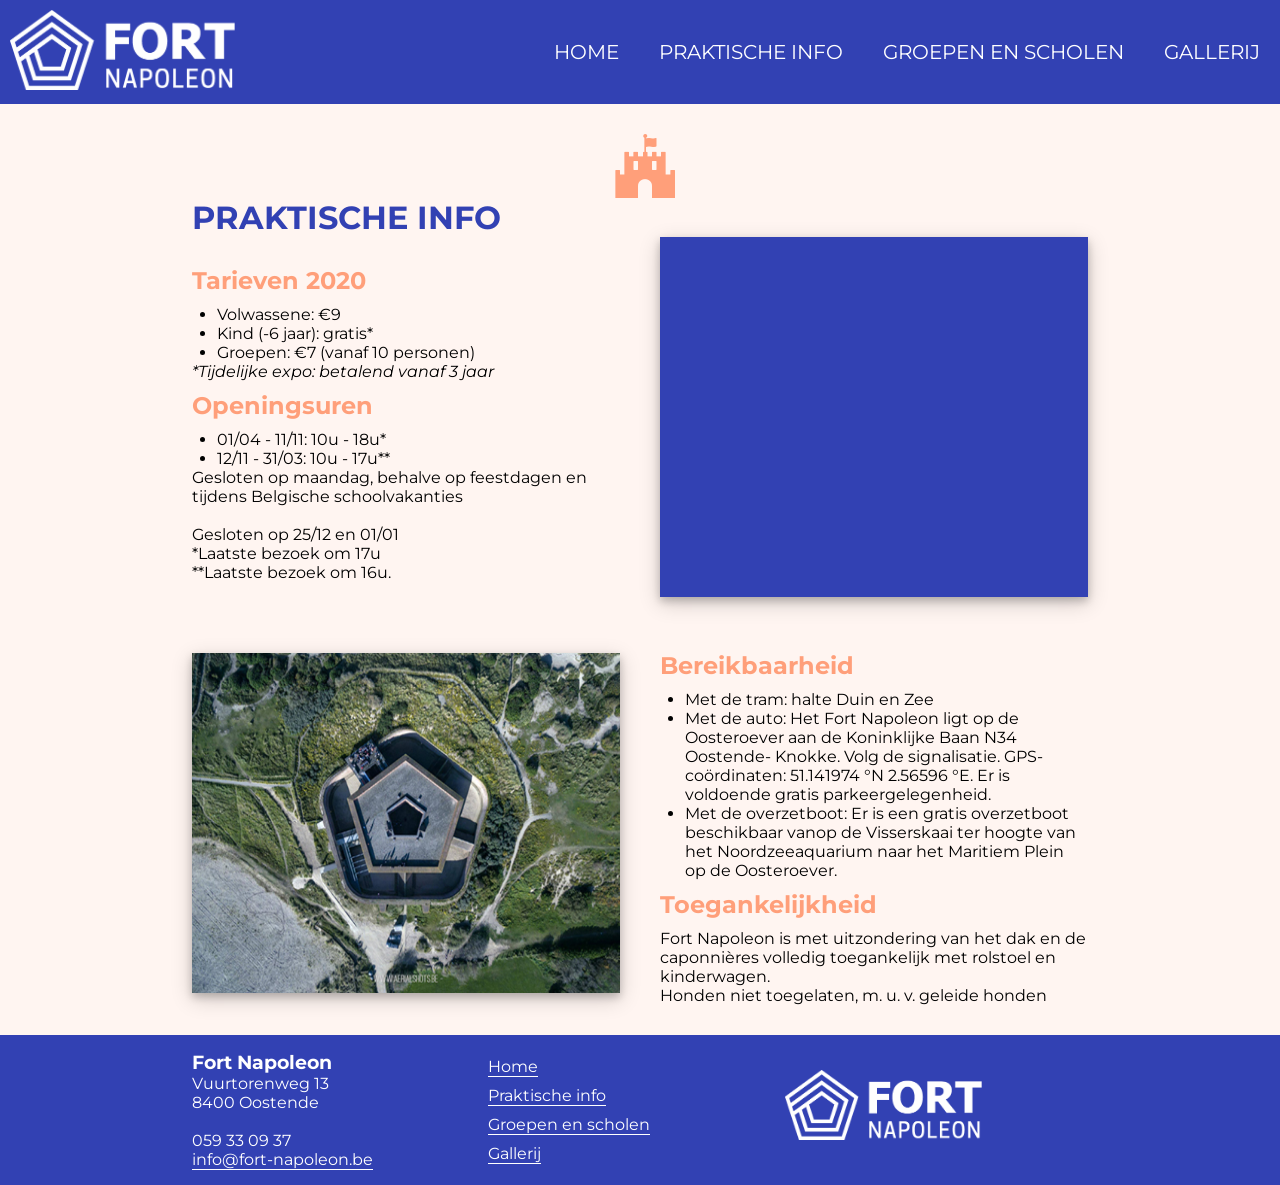
<file: Projects/Fort_Napoleon/praktischeInfo.html>
<!DOCTYPE html>
<html lang="nl">

<head>
    <meta charset="UTF-8">
    <meta name="viewport" content="width=device-width, initial-scale=1.0">
    <meta http-equiv="X-UA-Compatible" content="ie=edge">
    <title>Praktische Info</title>
    <link href="https://fonts.googleapis.com/css?family=Baskervville|Montserrat&display=swap" rel="stylesheet">
    <link rel="shortcut icon" href="images/favicon.png" type="image/x-icon">
    <link rel="stylesheet" href="https://cdnjs.cloudflare.com/ajax/libs/font-awesome/5.11.2/css/all.min.css" />
    <link rel="stylesheet" href="css/style.css">
</head>

<body>
    <nav>
        <a href="index.html"><img src="images/logo.png" alt=""></a>
        <ul>
            <li><a href="index.html">HOME</a></li>
            <li><a href="praktischeinfo.html">PRAKTISCHE INFO</a></li>
            <li><a href="groepenenscholen.html">GROEPEN EN SCHOLEN</a></li>
            <li><a href="gallerij.html">GALLERIJ</a></li>
        </ul>
    </nav>
    <main class="praktischeInfo">
        <article>
            <i class="fab fa-fort-awesome fa-4x"></i>
            <h1>Praktische info</h1>
        </article>

        <section>
            <article class="box1">
                <div>
                    <h2>Tarieven 2020</h2>
                    <ul>
                        <li>Volwassene: €9</li>
                        <li>Kind (-6 jaar): gratis*</li>
                        <li>Groepen: €7 (vanaf 10 personen)</li>
                    </ul>
                    <p><em>*Tijdelijke expo: betalend vanaf 3 jaar</em></p>

                    <h2>Openingsuren</h2>
                    <ul>
                        <li>01/04 - 11/11: 10u - 18u*</li>
                        <li>12/11 - 31/03: 10u - 17u**</li>
                    </ul>

                    <p>Gesloten op maandag, behalve op feestdagen en tijdens Belgische schoolvakanties</p><br>
                    <p>Gesloten op 25/12 en 01/01</p>
                    <p>*Laatste bezoek om 17u</p>
                    <p>**Laatste bezoek om 16u.</p>
                </div>
            </article>

            <article class="foto">
                <div>
                    <img src="images/arial_shot.jpg" alt="" height="340px">
                </div>
            </article>

            <article class="box2">
                <div>
                    <h2>Bereikbaarheid</h2>
                    <ul>
                        <li>Met de tram: halte Duin en Zee</li>
                        <li>Met de auto: Het Fort Napoleon ligt op de Oosteroever aan de Koninklijke Baan N34 Oostende- Knokke. Volg de signalisatie. GPS-coördinaten: 51.141974 °N 2.56596 °E. Er is voldoende gratis parkeergelegenheid.</li>
                        <li>Met de overzetboot: Er is een gratis overzetboot beschikbaar vanop de Visserskaai ter hoogte van het Noordzeeaquarium naar het Maritiem Plein op de Oosteroever.</li>
                    </ul>

                    <h2>Toegankelijkheid</h2>
                    <p>Fort Napoleon is met uitzondering van het dak en de caponnières volledig toegankelijk met rolstoel en kinderwagen.<br> Honden niet toegelaten, m. u. v. geleide honden</p>
                </div>
            </article>

            <article class="map">
                <div>
                    <iframe src="https://www.google.com/maps/embed?pb=!1m18!1m12!1m3!1d2498.025395429633!2d2.9352365155103204!3d51.237027179591614!2m3!1f0!2f0!3f0!3m2!1i1024!2i768!4f13.1!3m3!1m2!1s0x47dca93a071b592f%3A0xf4a2d221f8b0a392!2sFort%20Napoleon!5e0!3m2!1snl!2sbe!4v1578999243713!5m2!1snl!2sbe"
                        width="598" height="360" frameborder="0" style="border:0;" allowfullscreen=""></iframe>
                </div>
            </article>
        </section>
    </main>
    <footer>
        <div>
            <section id="info">
                <ul>
                    <h3>Fort Napoleon</h3>
                    <li>Vuurtorenweg 13</li>
                    <li>8400 Oostende</li><br>
                    <li>059 33 09 37</li>
                    <li><a href="mailto:info@fort-napoleon.be">info@fort-napoleon.be</a></li>
                </ul>
            </section>
            <section id="nav">
                <ul>
                    <li><a href="index.html">Home</a></li>
                    <li><a href="praktischeinfo.html">Praktische info</a></li>
                    <li><a href="groepenenscholen.html">Groepen en scholen</a></li>
                    <li><a href="gallerij.html">Gallerij</a></li>
                </ul>
            </section>

            <a href="index.html"><img src="images/logo.png" alt="Napoleon"></a>
        </div>
    </footer>
</body>

</html>
</file>
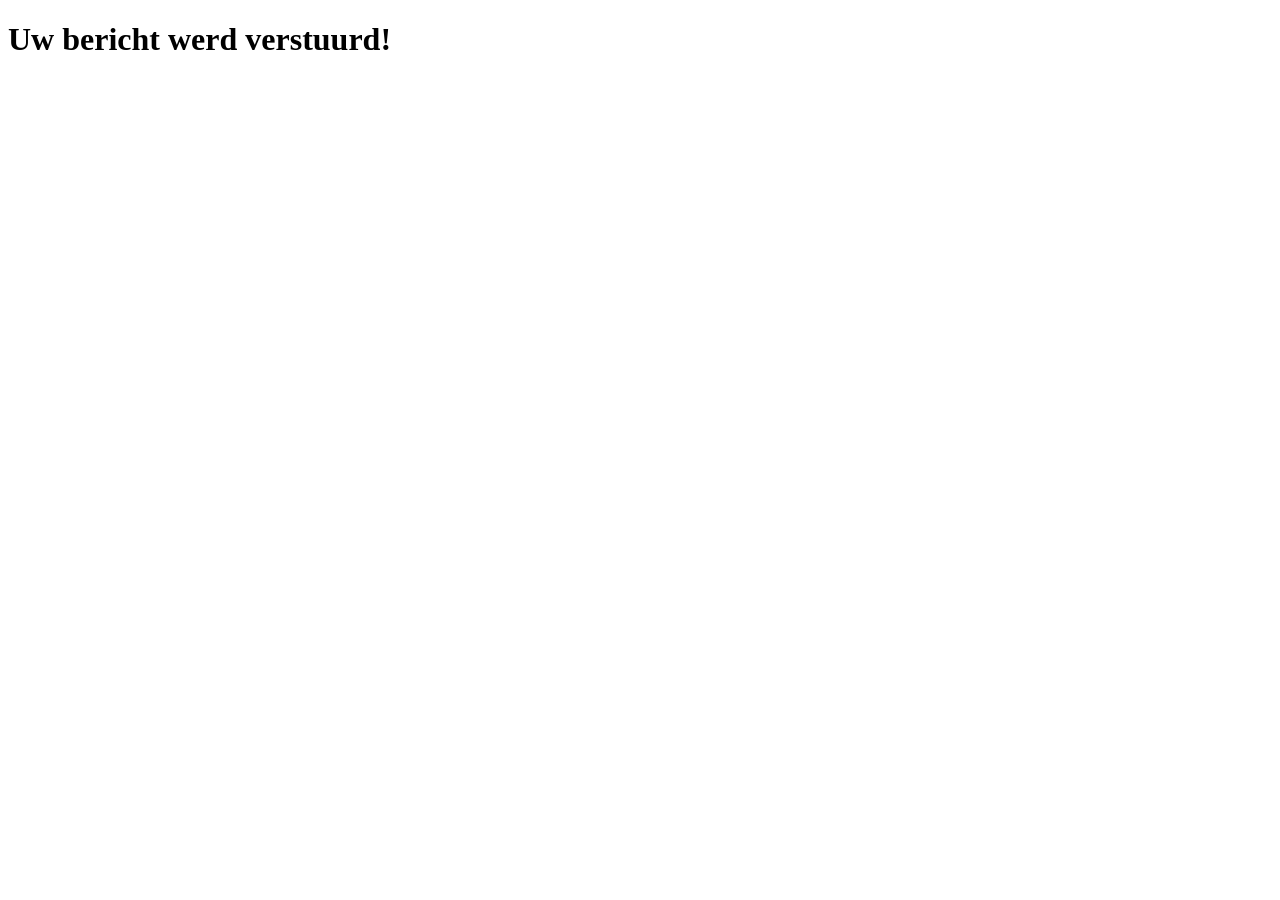
<file: Projects/Fort_Napoleon/verstuurd.html>
<!DOCTYPE html>
<html lang="nl">

<head>
    <meta charset="UTF-8">
    <meta name="viewport" content="width=device-width, initial-scale=1.0">
    <meta http-equiv="X-UA-Compatible" content="ie=edge">
    <title>Contactpagina</title>
</head>

<body>
    <h1>Uw bericht werd verstuurd!</h1>
</body>

</html>
</file>
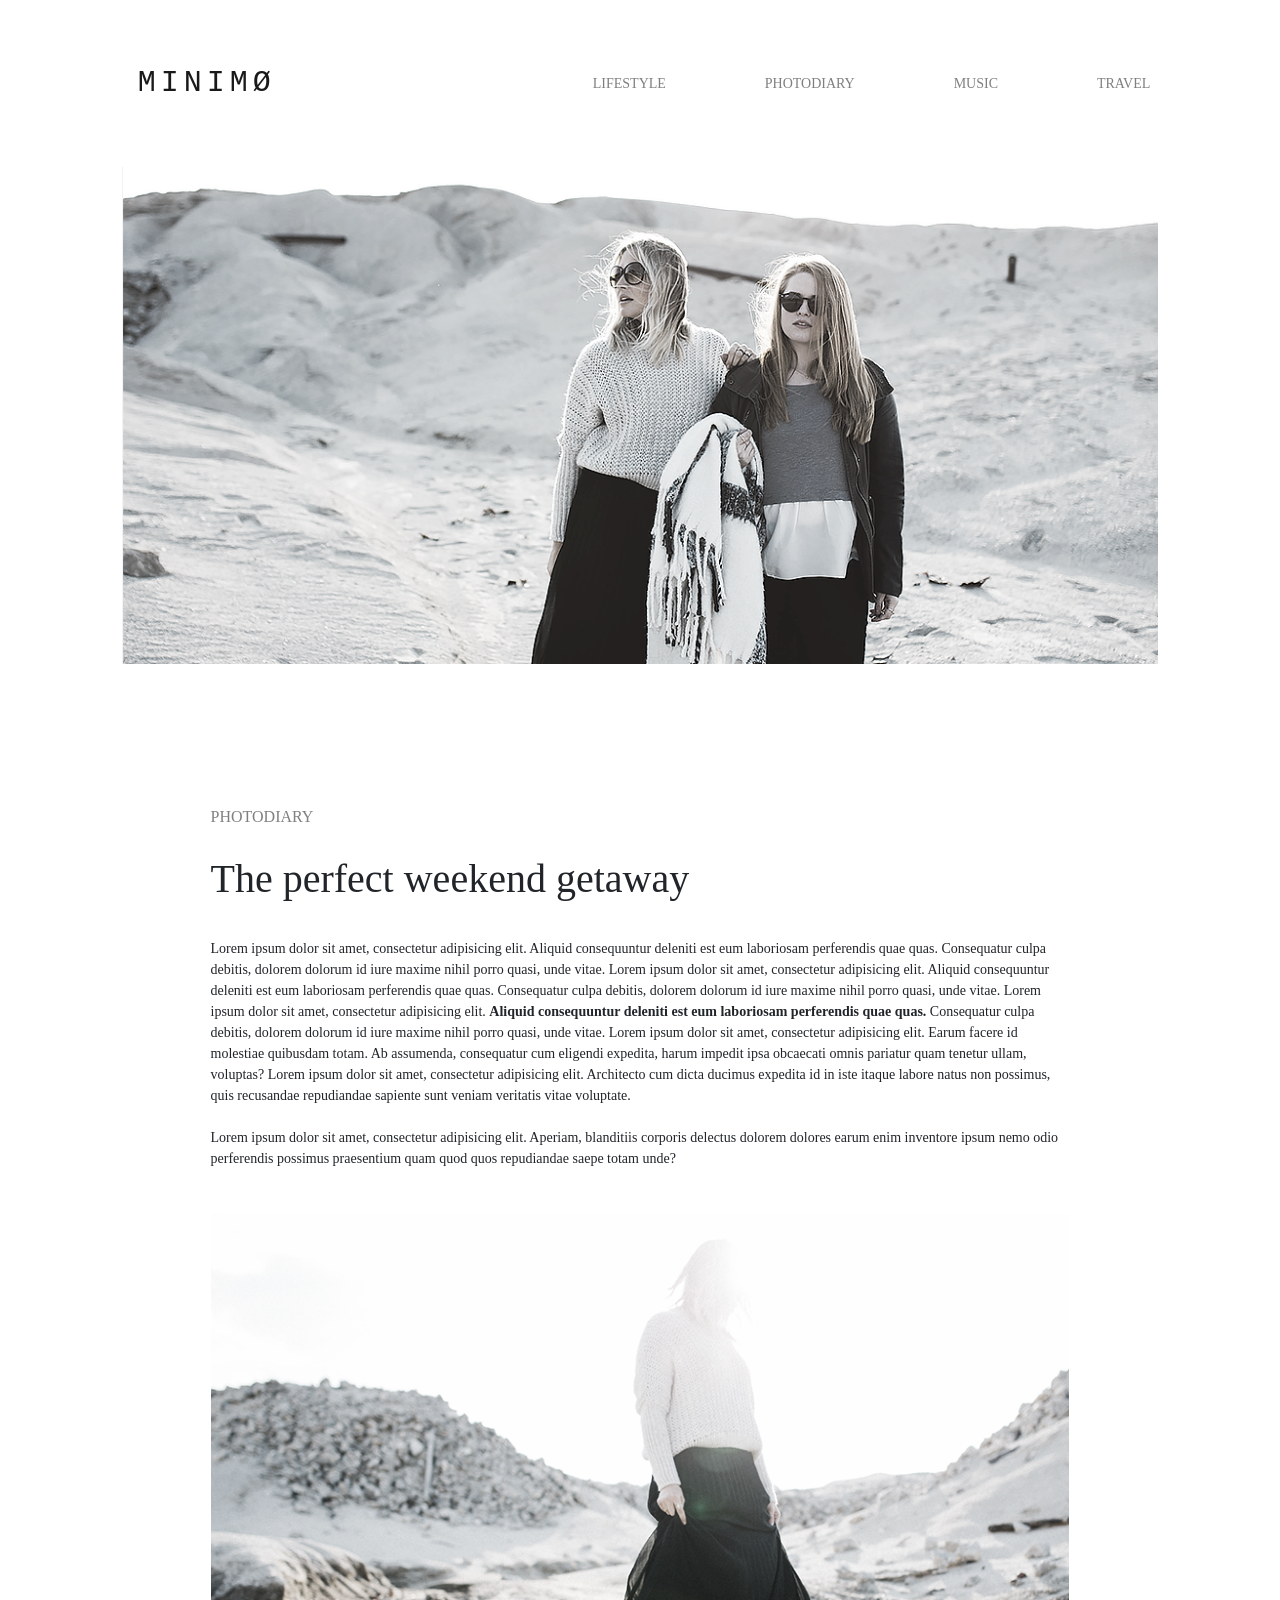
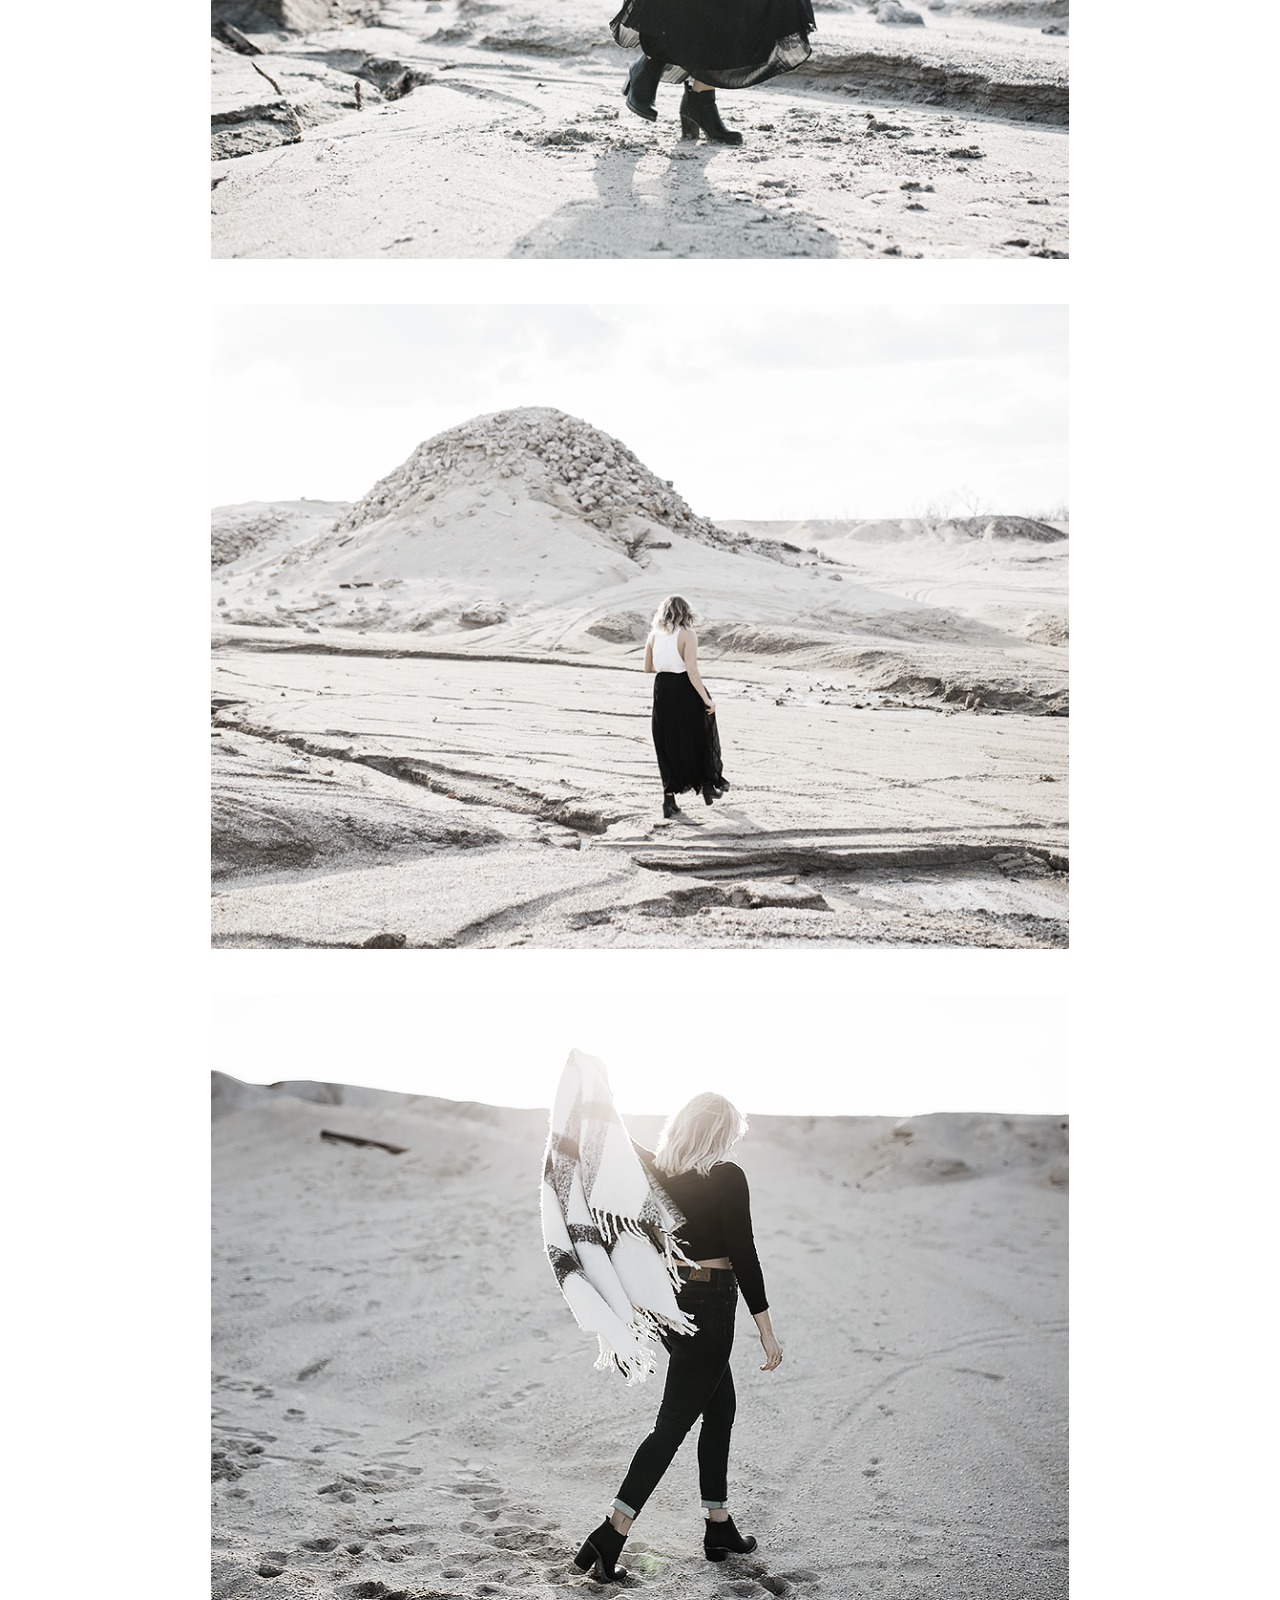
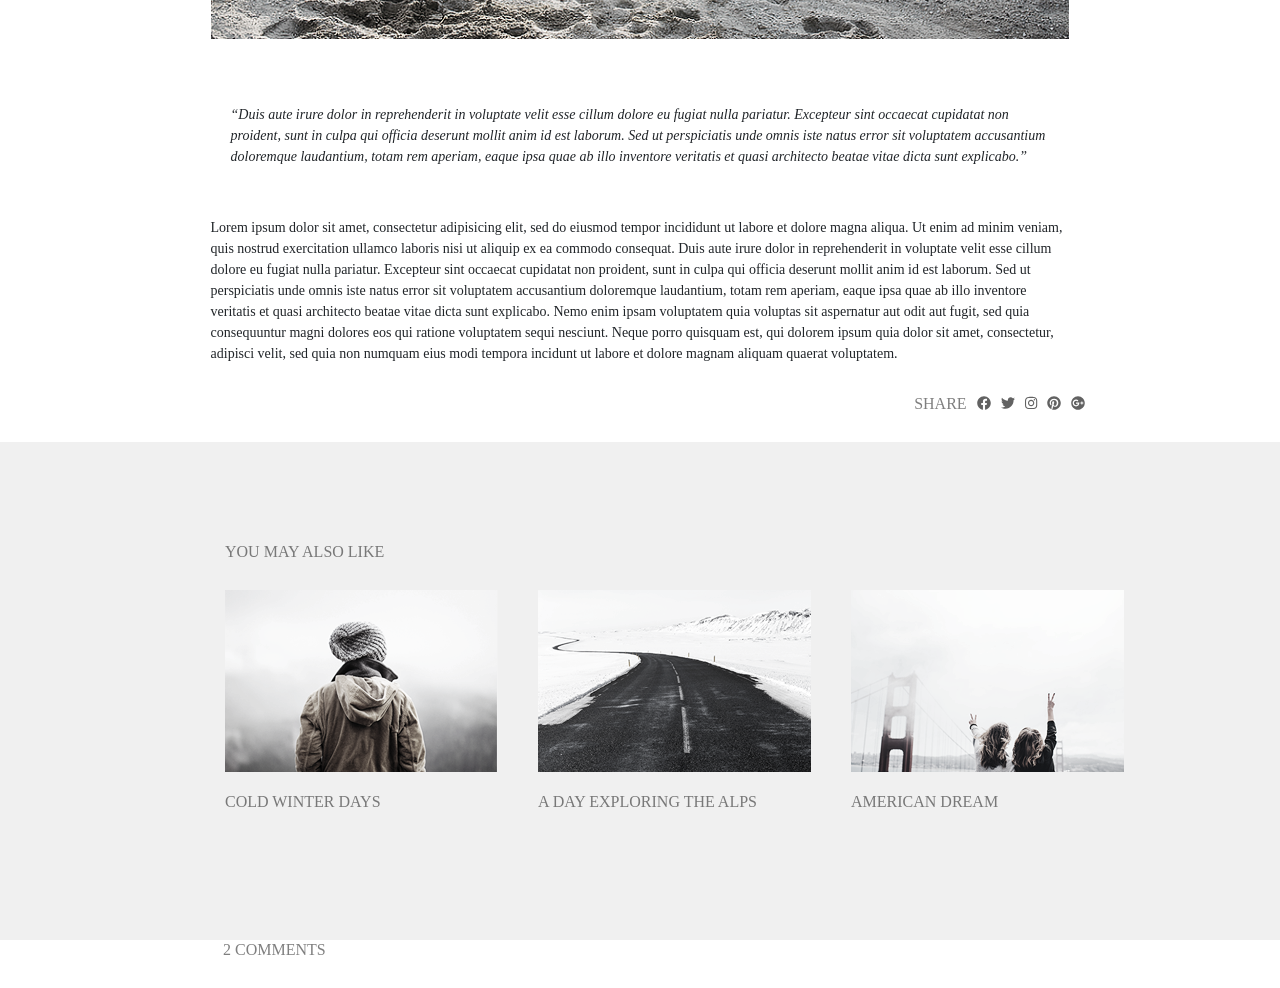
<file: Projects/MINIMO/photodiary.html>
<!doctype html>
<html lang="en">
<head>
    <meta charset="UTF-8">
    <meta content="width=device-width, user-scalable=no, initial-scale=1.0, maximum-scale=1.0, minimum-scale=1.0"
          name="viewport">
    <meta content="ie=edge" http-equiv="X-UA-Compatible">
    <link href="css/bootstrap.min.css" rel="stylesheet">
    <link href="css/all.min.css" rel="stylesheet">
    <title>Minimo</title>
</head>
<body>

<div class="container-fluid">
    <div class="row">
        <div class="col-lg-10 offset-lg-1">
            <nav class="row navbar navbar-expand-lg navbar-light my-5">
                <!-- Title -->
                <a class="col-5 navbar-brand inconsolata font-size-2" href="#">MINIMØ</a>
                <!-- Hamburger Menu -->
                <button aria-controls="navbarSupportedContent" aria-expanded="false" aria-label="Toggle navigation"
                        class="navbar-toggler" data-target="#navbarSupportedContent"
                        data-toggle="collapse" type="button">
                    <span class="navbar-toggler-icon"></span>
                </button>
                <!-- Menu -->
                <div class="col-7 collapse navbar-collapse playfair" id="navbarSupportedContent">
                    <ul class="navbar-nav mr-auto w-100 d-flex justify-content-between">
                        <li class="nav-item">
                            <a class="nav-link" href="index.html">LIFESTYLE</a>
                        </li>
                        <li class="nav-item">
                            <a class="nav-link" href="photodiary.html">PHOTODIARY</a>
                        </li>
                        <li class="nav-item">
                            <a class="nav-link" href="#">MUSIC</a>
                        </li>
                        <li class="nav-item">
                            <a class="nav-link" href="#">TRAVEL</a>
                        </li>
                    </ul>
                </div>
            </nav>

            <!-- First section left -->
            <section class="photodiary2">
                <div class="row">
                    <div class="col-12" id="banner">
                        <img alt="" class="d-block w-100" src="JPG/home.png">
                    </div>
                    <div class="col-md-10 offset-md-1">
                        <h6>photodiary</h6>
                        <h1>The perfect weekend getaway</h1>
                        <p>Lorem ipsum dolor sit amet, consectetur adipisicing elit. Aliquid consequuntur deleniti est
                            eum laboriosam perferendis quae quas. Consequatur culpa debitis, dolorem dolorum id iure
                            maxime nihil porro quasi, unde vitae. Lorem ipsum dolor sit amet, consectetur adipisicing
                            elit. Aliquid consequuntur deleniti est eum laboriosam perferendis quae quas. Consequatur
                            culpa debitis, dolorem dolorum id iure maxime nihil porro quasi, unde vitae. Lorem ipsum
                            dolor sit amet, consectetur adipisicing elit. <strong> Aliquid consequuntur deleniti est eum
                                laboriosam perferendis quae quas. </strong> Consequatur culpa debitis, dolorem dolorum
                            id iure maxime
                            nihil porro quasi, unde vitae. Lorem ipsum dolor sit amet, consectetur adipisicing elit.
                            Earum facere id molestiae quibusdam totam. Ab assumenda, consequatur cum eligendi expedita,
                            harum impedit ipsa obcaecati omnis pariatur quam tenetur ullam, voluptas?
                            Lorem ipsum dolor sit amet, consectetur adipisicing elit. Architecto cum dicta ducimus
                            expedita id in iste itaque labore natus non possimus, quis recusandae repudiandae sapiente
                            sunt veniam veritatis vitae voluptate. <br><br>Lorem ipsum dolor sit amet, consectetur
                            adipisicing elit. Aperiam, blanditiis corporis delectus dolorem dolores earum enim inventore
                            ipsum nemo odio perferendis possimus praesentium quam quod quos repudiandae saepe totam
                            unde?
                        </p>
                        <img alt="" class="w-100" src="JPG/image_PG2.png">
                        <img alt="" class="w-100" src="JPG/image2_PG2.png">
                        <img alt="" class="w-100" src="JPG/image3_PG2.png">
                    </div>
                </div>
            </section>

            <section class="photodiary3">
                <div class="row">
                    <div class="col-md-10 offset-md-1">
                        <p><em>“Duis aute irure dolor in reprehenderit in voluptate velit esse cillum dolore eu fugiat
                            nulla pariatur. Excepteur sint occaecat cupidatat non proident, sunt in culpa qui officia
                            deserunt mollit anim id est laborum. Sed ut perspiciatis unde omnis iste natus error sit
                            voluptatem accusantium doloremque laudantium, totam rem aperiam, eaque ipsa quae ab illo
                            inventore veritatis et quasi architecto beatae vitae dicta sunt explicabo.”</em></p>
                    </div>
                </div>
            </section>

            <section class="photodiary4">
                <div class="row">
                    <div class="col-md-10 offset-md-1">
                        <p>Lorem ipsum dolor sit amet, consectetur adipisicing elit, sed do eiusmod tempor incididunt ut
                            labore et dolore magna aliqua. Ut enim ad minim veniam, quis nostrud exercitation ullamco
                            laboris nisi ut aliquip ex ea commodo consequat. Duis aute irure dolor in reprehenderit in
                            voluptate velit esse cillum dolore eu fugiat nulla pariatur. Excepteur sint occaecat
                            cupidatat non proident, sunt in culpa qui officia deserunt mollit anim id est laborum. Sed
                            ut perspiciatis unde omnis iste natus error sit voluptatem accusantium doloremque
                            laudantium, totam rem aperiam, eaque ipsa quae ab illo inventore veritatis et quasi
                            architecto beatae vitae dicta sunt explicabo. Nemo enim ipsam voluptatem quia voluptas sit
                            aspernatur aut odit aut fugit, sed quia consequuntur magni dolores eos qui ratione
                            voluptatem sequi nesciunt. Neque porro quisquam est, qui dolorem ipsum quia dolor sit amet,
                            consectetur, adipisci velit, sed quia non numquam eius modi tempora incidunt ut labore et
                            dolore magnam aliquam quaerat voluptatem.</p>
                    </div>
                </div>
            </section>

            <section class="socialmedia col-md-10 offset-md-9">
                <div class="d-flex align-items-left">
                    <h6>SHARE</h6>
                </div>
                <a href=""><i class="fab fa-facebook"></i></a>
                <a href=""><i class="fab fa-twitter"></i></a>
                <a href=""><i class="fab fa-instagram"></i></a>
                <a href=""><i class="fab fa-pinterest"></i></a>
                <a href=""><i class="fab fa-google-plus"></i></a>
            </section>
        </div>

        <section class="like">
            <div class="col-md-3 d-flex offset-sm-1">
                <h6>You may also like</h6>
            </div>
            <div class="col-md-3 offset-1 d-flex">
                <div><img alt="" src="JPG/Rettangolo%204%20copia%205.png"><h6>Cold winter days</h6></div>
                <div><img alt="" src="JPG/Rettangolo%204%20copia%207.png"><h6>A day exploring the Alps</h6></div>
                <div><img alt="" src="JPG/Rettangolo%204%20copia%208.png"><h6>American dream</h6></div>
            </div>
        </section>

        <section class="like2 col-md-10 offset-md-1">
            <div class="col-md-3 d-flex offset-sm-1">
                <h6>2 comments</h6>
            </div>
            <div class="col-md-3 offset-1 d-flex">
            </div>
        </section>
    </div>
</div>


<script src="js/jquery.min.js"></script>
<script crossorigin="anonymous"
        integrity="sha384-Q6E9RHvbIyZFJoft+2mJbHaEWldlvI9IOYy5n3zV9zzTtmI3UksdQRVvoxMfooAo"
        src="https://cdn.jsdelivr.net/npm/popper.js@1.16.0/dist/umd/popper.min.js"></script>
<script src="js/bootstrap.min.js"></script>
<script src="js/all.min.js"></script>
</body>
</html>
</file>
<file: Projects/Fort_Napoleon/css/style.css>
/*
font-family: 'Baskervville', serif;	
font-family: 'Montserrat', sans-serif; 
*/

* {
    margin: 0;
    padding: 0;
    font-family: 'Montserrat', sans-serif;
}

body {
    background-color: rgba(255, 159, 122, 0.1);
}

a {
    text-decoration: none;
    color: #fff;
}

nav {
    background-color: #3241B3;
    max-width: 100%;
    display: flex;
    flex-direction: row;
    justify-content: space-between;
}

nav img {
    height: 80px;
    padding: 10px;
}

nav ul {
    margin-left: 20px;
    list-style-type: none;
    display: flex;
    align-items: center;
}

nav ul li {
    display: inline-block;
    margin: 0 20px;
    font-size: 1.25rem;
}

nav ul li a {
    text-decoration: none;
    color: #fff;
}

nav ul li a:hover {
    border-bottom: 1px solid #fff;
}

header {
    height: 625px;
    background-image: url(../images/header2.jpg);
    background-position-y: -250px;
    display: flex;
    justify-content: center;
    align-items: center;
}

header section {
    height: 50%;
    width: 70%;
    background-color: rgba(255, 159, 122, 0.8);
    color: #fff;
    display: flex;
    flex-direction: column;
    justify-content: center;
    align-items: center;
    text-align: center;
    text-transform: uppercase;
}

header section h1 {
    font-size: 1.5rem;
}

header section p {
    font-size: 1.2rem;
}

.icon {
    margin-top: 20px;
    color: #3241B3;
    position: relative;
}

.icon2 {
    margin-top: 20px;
    color: #FF9F7A;
    position: relative;
}

.fab {
    margin-left: 47%;
}

.home {
    display: flex;
    flex-direction: row;
    flex-wrap: wrap;
    width: 70%;
    margin: 30px auto;
}

.home section {
    display: flex;
    justify-content: center;
    align-items: center;
    width: 50%;
    height: 350px;
}

.home section div {
    max-width: 90%;
    max-height: 90%;
}

.home section div h2 {
    margin-bottom: 15px;
    color: #FF9F7A;
}

.home .img {
    display: flex;
    align-items: center;
    box-shadow: 0 4px 8px rgba(0, 0, 0, 0.2), 0 6px 20px 0 rgba(0, 0, 0, 0.19);
}

.home section div img {
    max-width: 100%;
}

.praktischeInfo {
    width: 70%;
    margin: 30px auto;
}

.praktischeInfo article {
    width: 100%;
}

.praktischeInfo article h1 {
    font-size: 2rem;
    text-transform: uppercase;
    color: #3241B3;
}

.praktischeInfo section {
    max-width: 100%;
    display: grid;
    gap: 40px;
    grid-template-columns: repeat(2, 1fr);
    grid-template-rows: repeat(2, 1fr);
    grid-template-areas: "box1 map" "foto box2";
}

.praktischeInfo section article {
    display: flex;
    justify-content: flex-start;
    align-items: center;
}

.praktischeInfo section .foto div {
    display: flex;
    justify-content: center;
    align-items: center;
    box-shadow: 0 4px 8px rgba(0, 0, 0, 0.2), 0 6px 20px 0 rgba(0, 0, 0, 0.19);
}

.praktischeInfo section article div img {
    max-width: 100%;
}

.praktischeInfo section article div iframe {
    max-width: 100%;
    background-color: #3241B3;
    box-shadow: 0 4px 8px rgba(0, 0, 0, 0.2), 0 6px 20px 0 rgba(0, 0, 0, 0.19);
}

.praktischeInfo i {
    color: #FF9F7A;
}

.praktischeInfo section .box1 {
    grid-area: box1;
}

.praktischeInfo section .box2 {
    grid-area: box2;
}

.praktischeInfo section .map {
    grid-area: map;
}

.praktischeInfo section .foto {
    grid-area: foto;
}

.praktischeInfo section article h2 {
    margin: 10px 0;
    color: #FF9F7A;
}

.praktischeInfo section article ul {
    margin-left: 25px;
}

.groepenEnScholen {
    width: 70%;
    margin: 30px auto;
}

.groepenEnScholen article h1 {
    font-size: 2rem;
    text-transform: uppercase;
    color: #3241B3;
    margin-bottom: 20px;
}

footer {
    height: 150px;
    max-width: 100%;
    background-color: #3241B3;
}

footer div {
    height: 100%;
    margin: 0 auto;
    width: 70%;
    display: flex;
    justify-content: center;
}

footer div section {
    height: 100%;
    width: 50%;
    color: #fff;
    display: flex;
    justify-content: flex-start;
    align-items: center;
}

footer div section ul {
    list-style-type: none;
}

#nav ul li {
    margin: 10px 0;
}

footer div section ul li a {
    border-bottom: 1px solid white;
}

footer a {
    margin-top: 35px;
}

footer img {
    width: 65%;
}
</file>
<file: Projects/MemoryGame/css/styles.css>
* {
  padding: 0;
  margin: 0;
  box-sizing: border-box;
}

body {
  height: 100vh;
  display: flex;
  background: #fae1e1;
}

.memory-game {
  width: 640px;
  height: 640px;
  margin: auto;
  display: flex;
  flex-wrap: wrap;
  perspective: 1000px;
}

.memory-card {
  width: calc(25% - 10px);
  height: calc(33.333% - 10px);
  margin: 5px;
  position: relative;
  transform: scale(1);
  transform-style: preserve-3d;
  transition: transform .5s;
  box-shadow: 1px 1px 1px rgba(0,0,0,.3);
}

.memory-card:active {
  transform: scale(0.97);
  transition: transform .2s;
}

.memory-card.flip {
  transform: rotateY(180deg);
}

.front-face,
.back-face {
  width: 100%;
  height: 100%;
  padding: 20px;
  position: absolute;
  border-radius: 5px;
  background: #782145;
  backface-visibility: hidden;
}

.front-face {
  transform: rotateY(180deg);
}
</file>
<file: Projects/Fort_Napoleon/css/grid.css>
main {
    margin: 30px auto;
    width: 70%;
}

main img {
    width: 100%;
    height: 100%;
    box-shadow: 0 4px 8px rgba(0, 0, 0, 0.2), 0 6px 20px 0 rgba(0, 0, 0, 0.19);
}

h1 {
    text-align: center;
    margin-top: 40px;
    color: #3241B3;
    text-transform: uppercase;
}

.grid {
    display: grid;
    gap: 30px;
    padding: 50px;
    grid-template-columns: 5fr 2fr;
    grid-template-rows: repeat(4, 1fr);
    grid-template-areas: "big1 small1" "big1 small2" "big2 small3" "big2 small4";
}

.big1 {
    grid-area: big1;
}

.small1 {
    grid-area: small1;
}

.small2 {
    grid-area: small2;
}

.big2 {
    grid-area: big2;
}

.small3 {
    grid-area: small3;
}

.small4 {
    grid-area: small4;
}

i {
    color: #FF9F7A;
}
</file>
